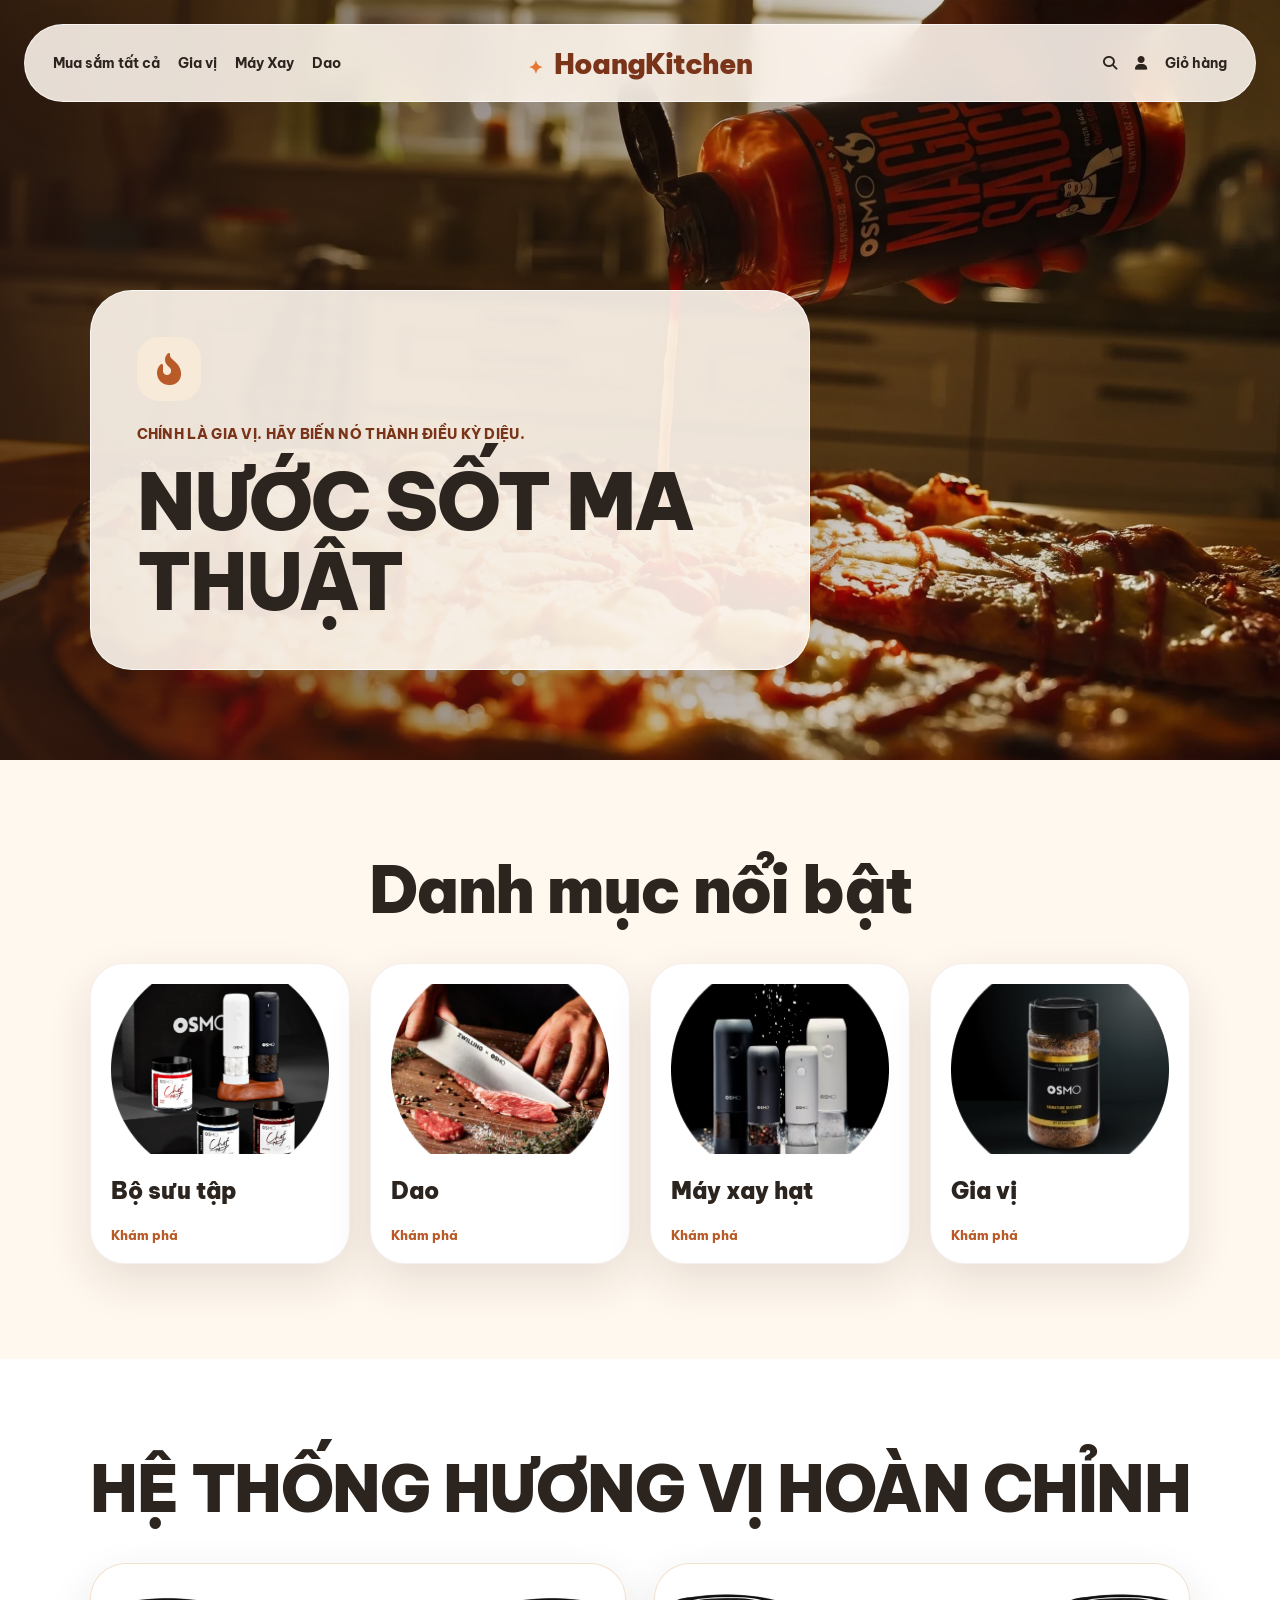
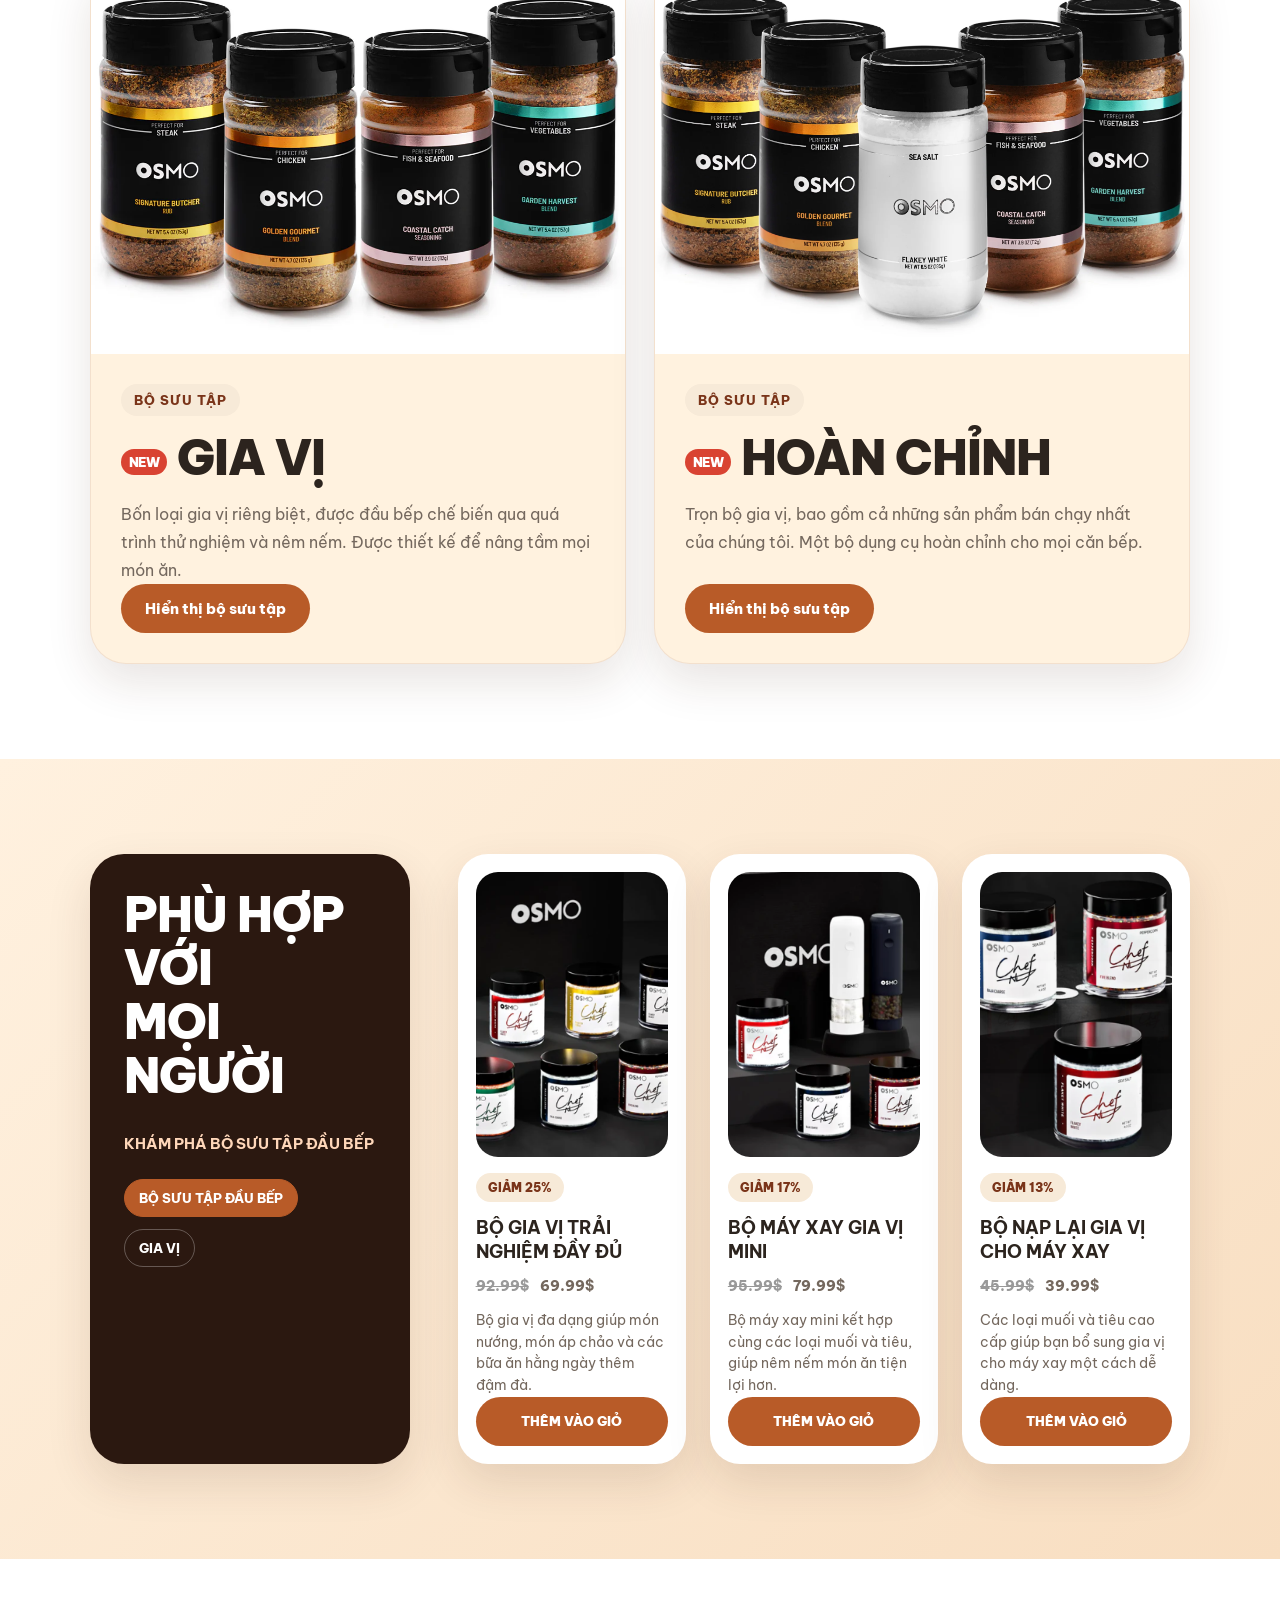
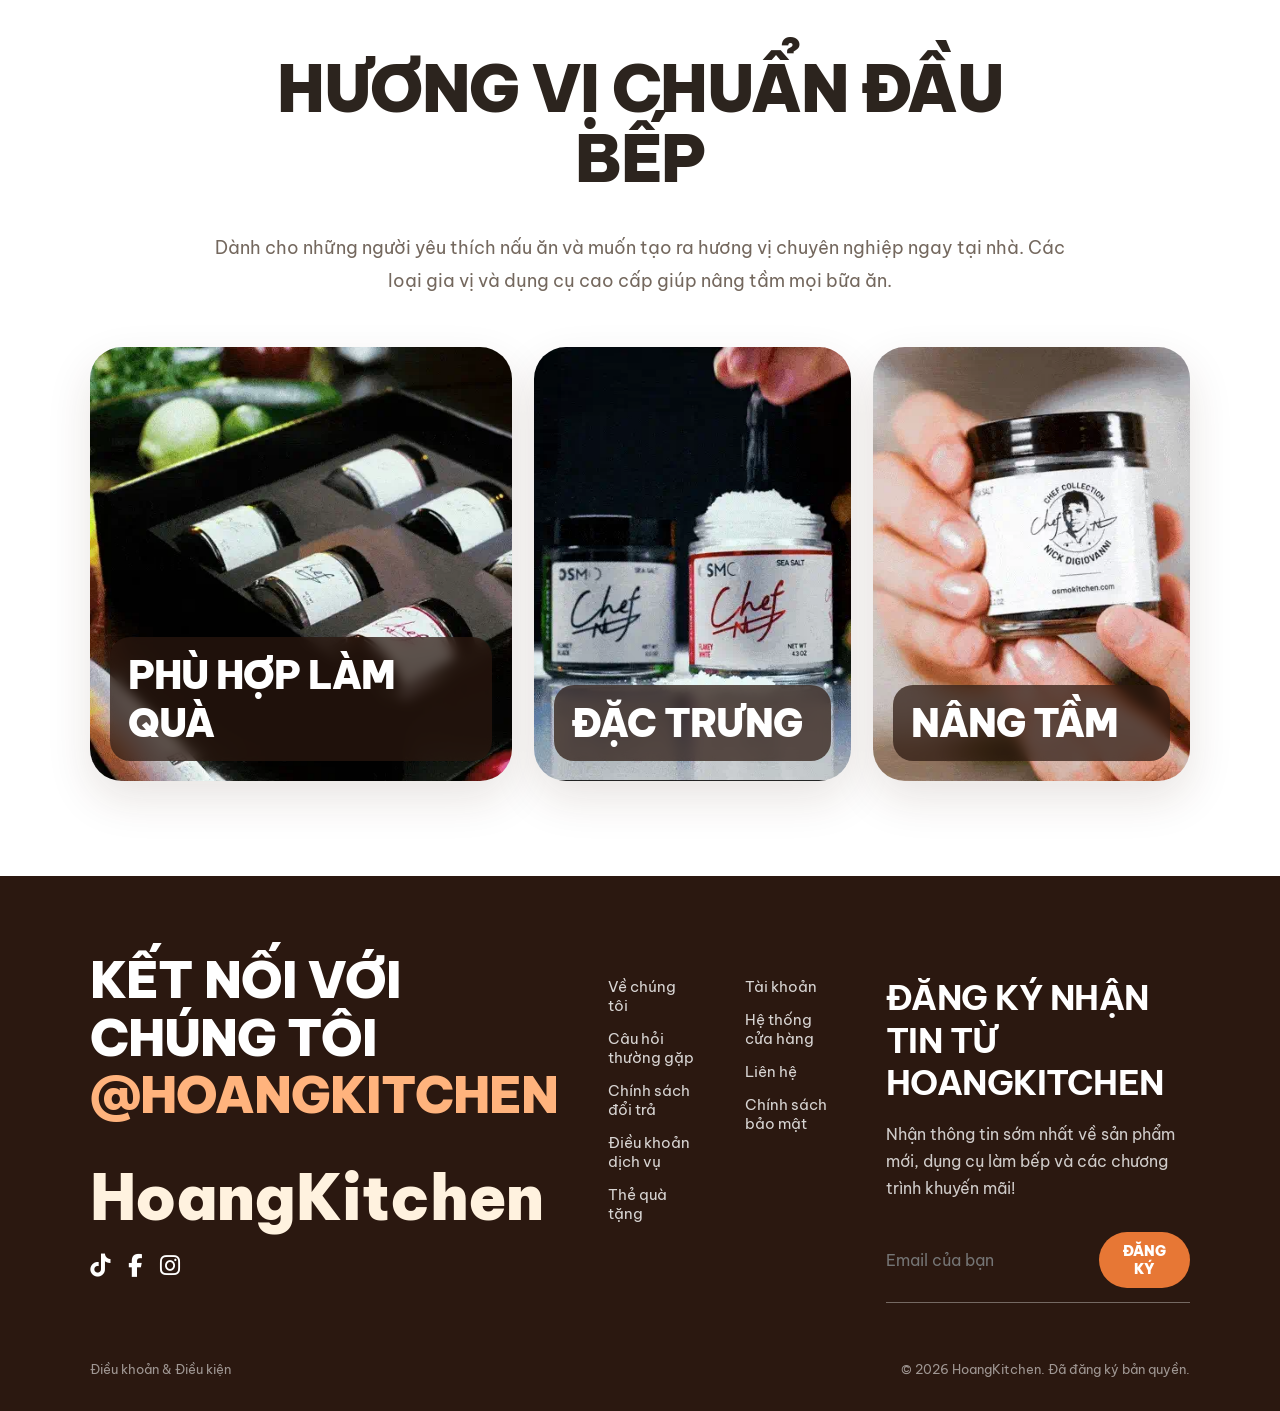
<file: index.html>
<!DOCTYPE html>
<html lang="vi">
<head>
  <meta charset="UTF-8">
  <meta name="viewport" content="width=device-width, initial-scale=1.0">
  <title>KitchenMart - Dụng cụ làm bếp và gia vị</title>

  <link rel="stylesheet" href="css/style.css">

  <!-- Icon Font Awesome -->
  <link rel="stylesheet" href="https://cdnjs.cloudflare.com/ajax/libs/font-awesome/6.5.1/css/all.min.css">
  <link href="https://fonts.googleapis.com/css2?family=Be+Vietnam+Pro:wght@400;500;600;700;800;900&display=swap" rel="stylesheet">
</head>
<body>

  <!-- HEADER -->
  <header class="header">

    <nav class="nav-left">
      <a href="ShopAll.html">Mua sắm tất cả</a>
      <a href="GiaVi.html">Gia vị</a>
      <a href="MayXay.html">Máy Xay</a>
      <a href="Dao.html">Dao</a>
    </nav>

    <a href="index.html" class="logo">
      HoangKitchen
    </a>

    <div class="nav-right">
      <a href="#"><i class="fa-solid fa-magnifying-glass"></i></a>
      <a href="#"><i class="fa-solid fa-user"></i></a>
      <a href="cart.html">Giỏ hàng <span class="cart-count">0</span></a>
    </div>

  </header>

  <!-- HERO BANNER -->
  <section class="hero">

    <div class="overlay"></div>

    <div class="hero-content">
      <div class="fire-icon">
        <i class="fa-solid fa-fire-flame-curved"></i>
      </div>

      <p class="hero-subtitle">CHÍNH LÀ GIA VỊ. HÃY BIẾN NÓ THÀNH ĐIỀU KỲ DIỆU.</p>

      <h1>NƯỚC SỐT MA THUẬT</h1>

    </div>

  </section>

  <!-- CATEGORIES -->
<section class="categories">
  <h2>Danh mục nổi bật</h2>

  <div class="category-list">

    <a href="ShopAll.html" class="category-card">
      <img src="images/collection.webp" alt="">
      <span>Bộ sưu tập</span>
    </a>

    <a href="Dao.html" class="category-card">
      <img src="images/dao.webp" alt="">
      <span>Dao</span>
    </a>

    <a href="MayXay.html" class="category-card">
      <img src="images/may-xay-hat.avif" alt="">
      <span>Máy xay hạt</span>
    </a>

    <a href="GiaVi.html" class="category-card">
      <img src="images/gia-vi.avif" alt="">
      <span>Gia vị</span>
    </a>

  </div>
</section>

<!-- FLAVOR SYSTEM -->
<section class="flavor-system">
  <h2>HỆ THỐNG HƯƠNG VỊ HOÀN CHỈNH</h2>

  <div class="flavor-list">

    <div class="flavor-card">
      <img src="images/seasoning.webp" alt="Seasoning Collection">

      <div class="flavor-content">
        <p>BỘ SƯU TẬP</p>
        <h3><span>NEW</span> GIA VỊ</h3>
        <p class="desc">
          Bốn loại gia vị riêng biệt, được đầu bếp chế biến qua quá trình thử nghiệm và nêm nếm.
      Được thiết kế để nâng tầm mọi món ăn.
        </p>
        <a href="ssCon.html">Hiển thị bộ sưu tập</a>
      </div>
    </div>

    <div class="flavor-card">
      <img src="images/complete.webp" alt="Complete Collection">

      <div class="flavor-content">
        <p>BỘ SƯU TẬP</p>
        <h3><span>NEW</span> HOÀN CHỈNH</h3>
        <p class="desc">
         Trọn bộ gia vị, bao gồm cả những sản phẩm bán chạy nhất của chúng tôi.
      Một bộ dụng cụ hoàn chỉnh cho mọi căn bếp.
        </p>
        <a href="ssCom.html">Hiển thị bộ sưu tập</a>
      </div>
    </div>

  </div>
</section>

<!-- PRODUCTS SHOWCASE -->
<section class="product-showcase">

  <div class="showcase-left">
    <h2>PHÙ HỢP VỚI<br>MỌI NGƯỜI</h2>
    <h4>KHÁM PHÁ BỘ SƯU TẬP ĐẦU BẾP</h4>

    <div class="showcase-tabs">
      <span>BỘ SƯU TẬP ĐẦU BẾP</span>
      <span>GIA VỊ</span>
    </div>
  </div>

 <div class="showcase-products">

  <div class="showcase-card">
    <img src="images/collection1.png" alt="">
    <div class="discount">GIẢM 25%</div>
    <h3>BỘ GIA VỊ TRẢI NGHIỆM ĐẦY ĐỦ</h3>
    <p class="price"><del>92.99$</del> 69.99$</p>
    <p>Bộ gia vị đa dạng giúp món nướng, món áp chảo và các bữa ăn hằng ngày thêm đậm đà.</p>
    <button>THÊM VÀO GIỎ</button>
  </div>

  <div class="showcase-card">
    <img src="images/collection2.png" alt="">
    <div class="discount">GIẢM 17%</div>
    <h3>BỘ MÁY XAY GIA VỊ MINI</h3>
    <p class="price"><del>95.99$</del> 79.99$</p>
    <p>Bộ máy xay mini kết hợp cùng các loại muối và tiêu, giúp nêm nếm món ăn tiện lợi hơn.</p>
    <button>THÊM VÀO GIỎ</button>
  </div>

  <div class="showcase-card">
    <img src="images/collection3.png" alt="">
    <div class="discount">GIẢM 13%</div>
    <h3>BỘ NẠP LẠI GIA VỊ CHO MÁY XAY</h3>
    <p class="price"><del>45.99$</del> 39.99$</p>
    <p>Các loại muối và tiêu cao cấp giúp bạn bổ sung gia vị cho máy xay một cách dễ dàng.</p>
    <button>THÊM VÀO GIỎ</button>
  </div>

</div>

</section>


<!-- CHEF LEVEL -->
<section class="chef-level">

  <div class="chef-header">
    <h2>HƯƠNG VỊ CHUẨN ĐẦU BẾP</h2>

    <p>
      Dành cho những người yêu thích nấu ăn và muốn tạo ra hương vị chuyên nghiệp ngay tại nhà.
      Các loại gia vị và dụng cụ cao cấp giúp nâng tầm mọi bữa ăn.
    </p>
  </div>

  <div class="chef-gallery">

    <div class="chef-item">
      <img src="images/gift.png" alt="">
      <h3>PHÙ HỢP LÀM QUÀ</h3>
    </div>

    <div class="chef-item">
      <img src="images/signature.png" alt="">
      <h3>ĐẶC TRƯNG</h3>
    </div>

    <div class="chef-item">
      <img src="images/elevated.png" alt="">
      <h3>NÂNG TẦM</h3>
    </div>

  </div>

</section>

<!-- FOOTER -->
<footer class="footer">

  <div class="footer-top">

    <div class="footer-left">
      <h2>
        KẾT NỐI VỚI CHÚNG TÔI <br>
        <span>@HOANGKITCHEN</span>
      </h2>

      <div class="footer-logo">
        HoangKitchen
      </div>

      <div class="footer-social">
        <i class="fa-brands fa-tiktok"></i>
        <i class="fa-brands fa-facebook-f"></i>
        <i class="fa-brands fa-instagram"></i>
      </div>
    </div>

    <div class="footer-links">

      <div class="footer-column">
        <a href="#">Về chúng tôi</a>
        <a href="#">Câu hỏi thường gặp</a>
        <a href="#">Chính sách đổi trả</a>
        <a href="#">Điều khoản dịch vụ</a>
        <a href="#">Thẻ quà tặng</a>
      </div>

      <div class="footer-column">
        <a href="#">Tài khoản</a>
        <a href="#">Hệ thống cửa hàng</a>
        <a href="#">Liên hệ</a>
        <a href="#">Chính sách bảo mật</a>
      </div>

    </div>

    <div class="footer-newsletter">

      <h3>ĐĂNG KÝ NHẬN TIN TỪ HOANGKITCHEN</h3>

      <p>
        Nhận thông tin sớm nhất về sản phẩm mới,
        dụng cụ làm bếp và các chương trình khuyến mãi!
      </p>

      <div class="newsletter-box">
        <input type="email" placeholder="Email của bạn">
        <button>ĐĂNG KÝ</button>
      </div>

    </div>

  </div>

  <div class="footer-bottom">
    <p>Điều khoản & Điều kiện</p>
    <p>© 2026 HoangKitchen. Đã đăng ký bản quyền.</p>
  </div>

</footer>

  <script src="js/cart.js"></script>
</body>
</html>
</file>
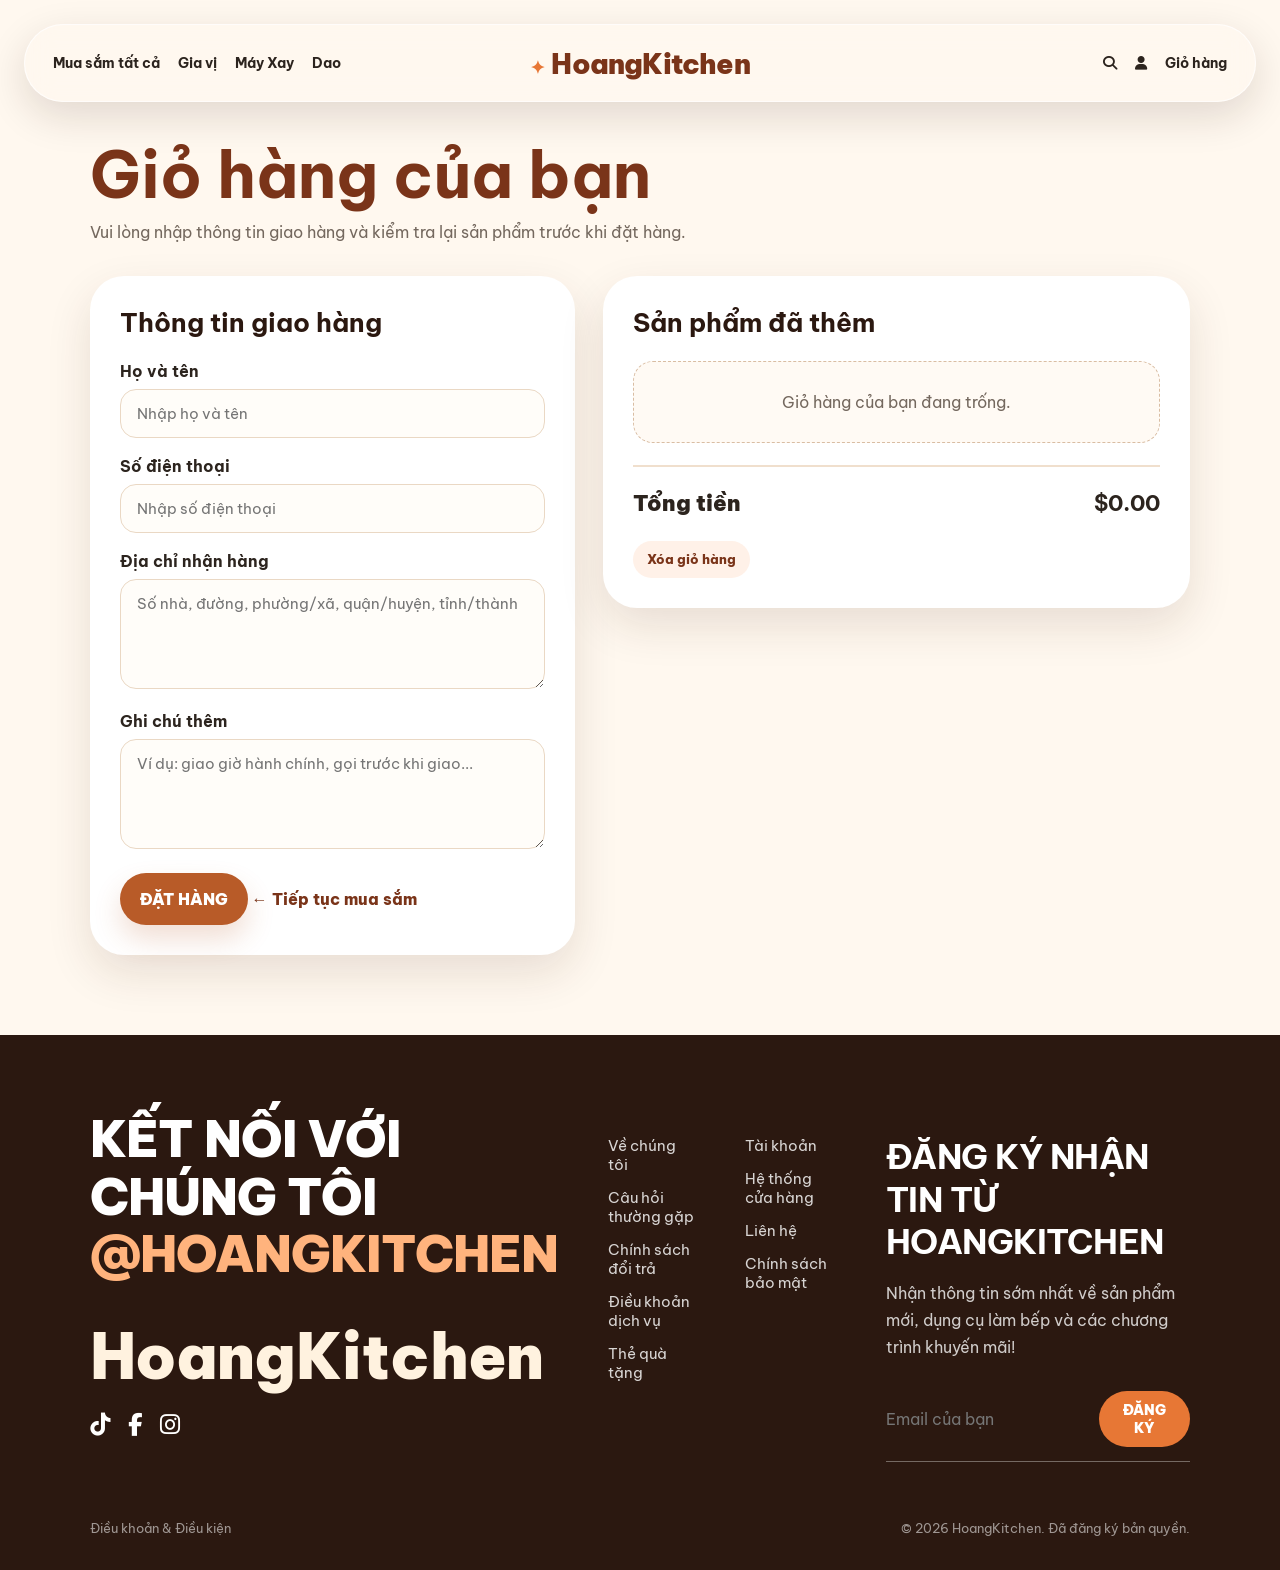
<file: cart.html>
<!DOCTYPE html>
<html lang="vi">
<head>
  <meta charset="UTF-8">
  <meta name="viewport" content="width=device-width, initial-scale=1.0">
  <title>Giỏ hàng - HoangKitchen</title>
  <link rel="stylesheet" href="css/style.css">
  <link rel="stylesheet" href="css/products.css">
  <link rel="stylesheet" href="https://cdnjs.cloudflare.com/ajax/libs/font-awesome/6.5.1/css/all.min.css">
  <link href="https://fonts.googleapis.com/css2?family=Be+Vietnam+Pro:wght@400;500;600;700;800;900&display=swap" rel="stylesheet">
</head>
<body>

<header class="header product-header">
  <nav class="nav-left">
    <a href="ShopAll.html">Mua sắm tất cả</a>
    <a href="GiaVi.html">Gia vị</a>
    <a href="MayXay.html">Máy Xay</a>
    <a href="Dao.html">Dao</a>
  </nav>

  <a href="index.html" class="logo">HoangKitchen</a>

  <div class="nav-right">
    <a href="#"><i class="fa-solid fa-magnifying-glass"></i></a>
    <a href="#"><i class="fa-solid fa-user"></i></a>
    <a href="cart.html">Giỏ hàng <span class="cart-count">0</span></a>
  </div>
</header>

<main class="cart-page">
  <div class="cart-title">
    <h1>Giỏ hàng của bạn</h1>
    <p>Vui lòng nhập thông tin giao hàng và kiểm tra lại sản phẩm trước khi đặt hàng.</p>
  </div>

  <div class="cart-layout">
    <form class="customer-form" id="orderForm">
      <h2>Thông tin giao hàng</h2>

      <div class="form-group">
        <label for="fullName">Họ và tên</label>
        <input type="text" id="fullName" placeholder="Nhập họ và tên" required>
      </div>

      <div class="form-group">
        <label for="phone">Số điện thoại</label>
        <input type="tel" id="phone" placeholder="Nhập số điện thoại" required>
      </div>

      <div class="form-group">
        <label for="address">Địa chỉ nhận hàng</label>
        <textarea id="address" placeholder="Số nhà, đường, phường/xã, quận/huyện, tỉnh/thành" required></textarea>
      </div>

      <div class="form-group">
        <label for="note">Ghi chú thêm</label>
        <textarea id="note" placeholder="Ví dụ: giao giờ hành chính, gọi trước khi giao..."></textarea>
      </div>

      <button type="submit" class="order-btn">ĐẶT HÀNG</button>
      <a class="continue-shopping" href="ShopAll.html">← Tiếp tục mua sắm</a>
    </form>

    <section class="cart-summary">
      <h2>Sản phẩm đã thêm</h2>
      <div id="emptyCart" class="empty-cart">Giỏ hàng của bạn đang trống.</div>
      <div id="cartList"></div>

      <div class="cart-total-box">
        <span>Tổng tiền</span>
        <strong id="cartTotal">$0.00</strong>
      </div>

      <div class="cart-actions">
        <button type="button" id="clearCartBtn">Xóa giỏ hàng</button>
      </div>
    </section>
  </div>
</main>

<!-- FOOTER -->
<footer class="footer">

  <div class="footer-top">

    <div class="footer-left">
      <h2>
        KẾT NỐI VỚI CHÚNG TÔI <br>
        <span>@HOANGKITCHEN</span>
      </h2>

      <div class="footer-logo">
        HoangKitchen
      </div>

      <div class="footer-social">
        <i class="fa-brands fa-tiktok"></i>
        <i class="fa-brands fa-facebook-f"></i>
        <i class="fa-brands fa-instagram"></i>
      </div>
    </div>

    <div class="footer-links">

      <div class="footer-column">
        <a href="#">Về chúng tôi</a>
        <a href="#">Câu hỏi thường gặp</a>
        <a href="#">Chính sách đổi trả</a>
        <a href="#">Điều khoản dịch vụ</a>
        <a href="#">Thẻ quà tặng</a>
      </div>

      <div class="footer-column">
        <a href="#">Tài khoản</a>
        <a href="#">Hệ thống cửa hàng</a>
        <a href="#">Liên hệ</a>
        <a href="#">Chính sách bảo mật</a>
      </div>

    </div>

    <div class="footer-newsletter">

      <h3>ĐĂNG KÝ NHẬN TIN TỪ HOANGKITCHEN</h3>

      <p>
        Nhận thông tin sớm nhất về sản phẩm mới,
        dụng cụ làm bếp và các chương trình khuyến mãi!
      </p>

      <div class="newsletter-box">
        <input type="email" placeholder="Email của bạn">
        <button>ĐĂNG KÝ</button>
      </div>

    </div>

  </div>

  <div class="footer-bottom">
    <p>Điều khoản & Điều kiện</p>
    <p>© 2026 HoangKitchen. Đã đăng ký bản quyền.</p>
  </div>

</footer>

  

<script src="js/cart.js"></script>
</body>
</html>
</file>
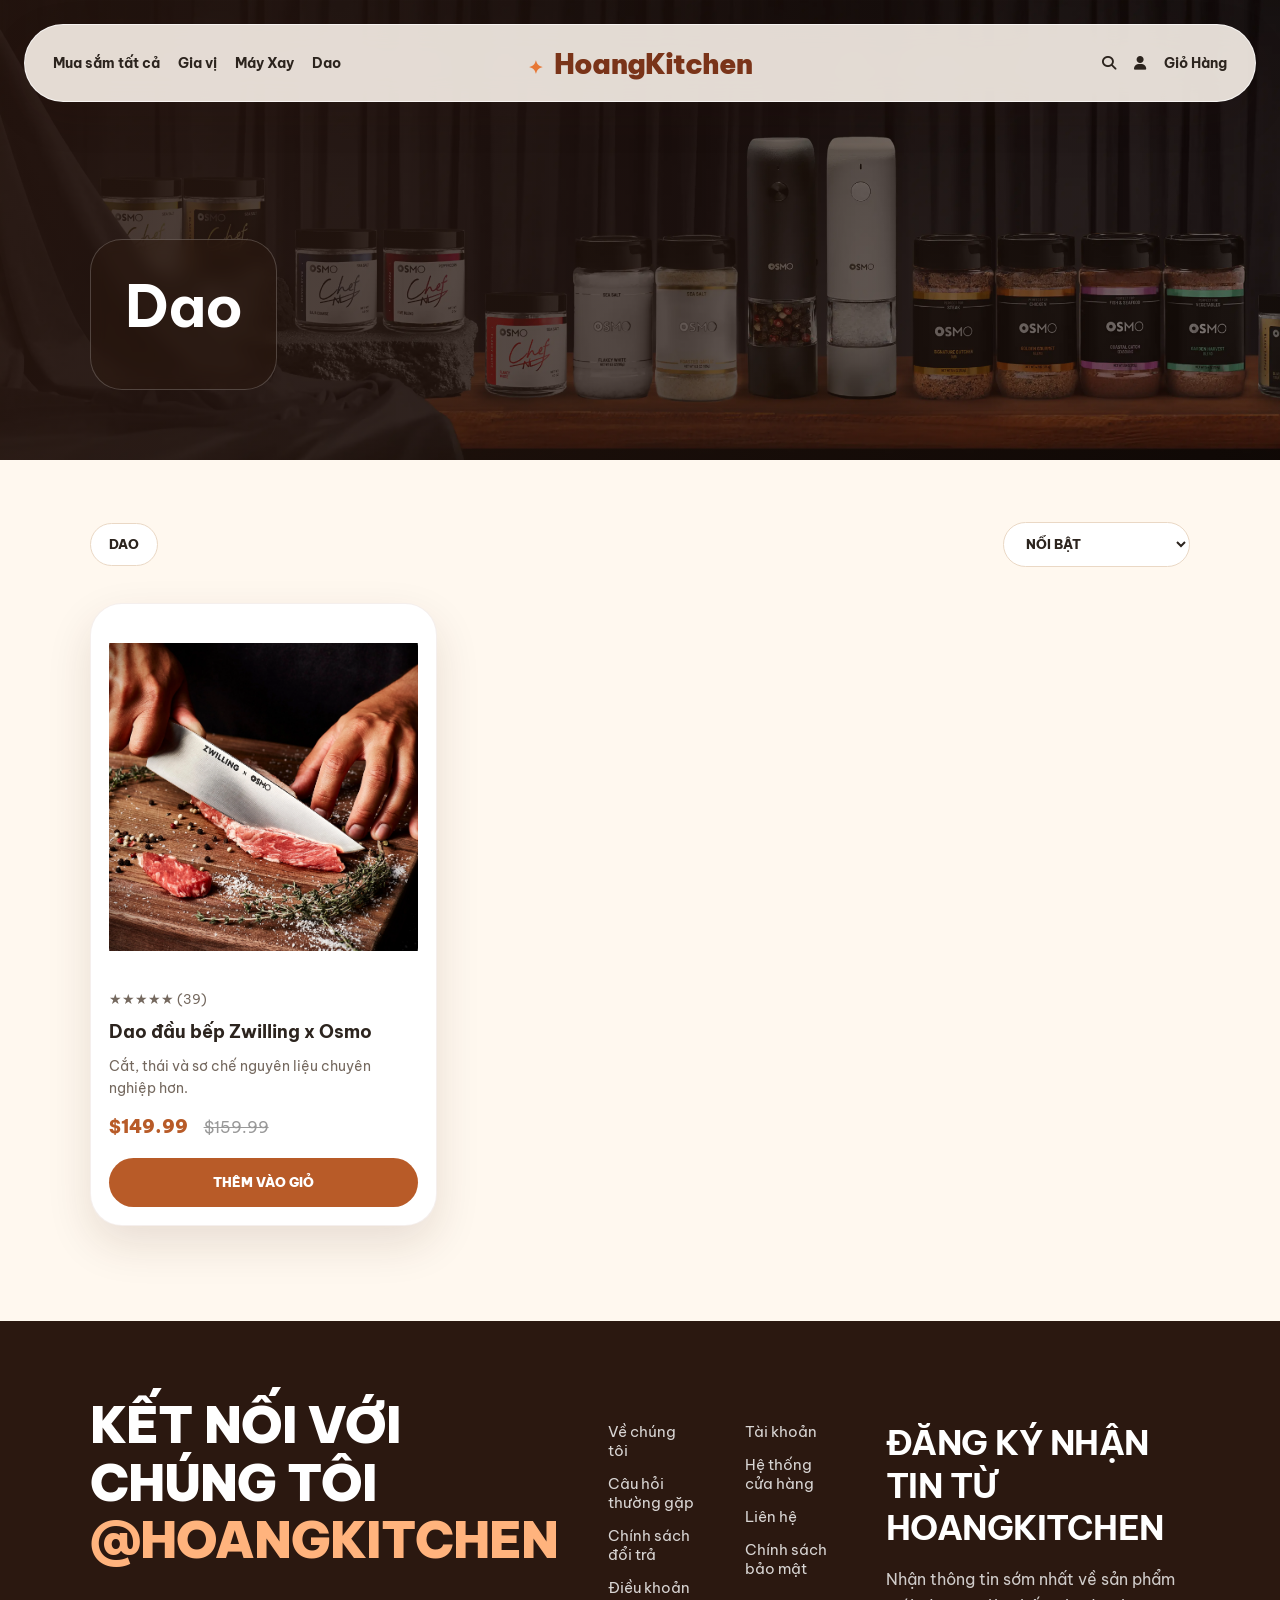
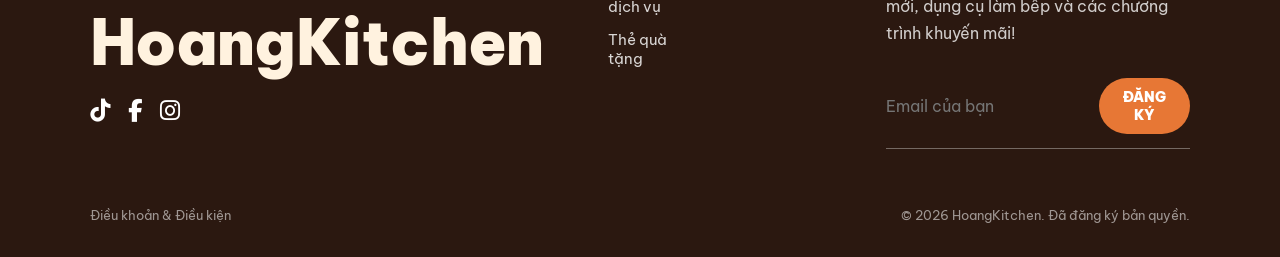
<file: Dao.html>
<!DOCTYPE html>
<html lang="vi">
<head>
  <meta charset="UTF-8">
  <meta name="viewport" content="width=device-width, initial-scale=1.0">
  <title>Dao - HoangKitchen</title>
  <link rel="stylesheet" href="css/products.css">
  <link rel="stylesheet" href="css/style.css">
  <link rel="stylesheet" href="https://cdnjs.cloudflare.com/ajax/libs/font-awesome/6.5.1/css/all.min.css">
  <link href="https://fonts.googleapis.com/css2?family=Be+Vietnam+Pro:wght@400;500;600;700;800;900&display=swap" rel="stylesheet">
</head>
<body>

<header class="header product-header">
  <nav class="nav-left">
    <a href="ShopAll.html">Mua sắm tất cả</a>
    <a href="GiaVi.html">Gia vị</a>
    <a href="MayXay.html">Máy Xay</a>
    <a href="Dao.html">Dao</a>
  </nav>

<a href="index.html" class="logo">
  HoangKitchen
</a>

  <div class="nav-right">
    <a href="#"><i class="fa-solid fa-magnifying-glass"></i></a>
    <a href="#"><i class="fa-solid fa-user"></i></a>
    <a href="cart.html">Giỏ Hàng</a>
  </div>
</header>

<section class="shop-hero">
  <div>
    <h1>
        Dao</h1>
  </div>
</section>

<section class="shop-page">

  <div class="shop-filter">
  <div>
    <button>DAO</button>
  </div>

  <select>
    <option>NỔI BẬT</option>
    <option>GIÁ THẤP ĐẾN CAO</option>
    <option>GIÁ CAO ĐẾN THẤP</option>
  </select>
</div>

<div class="shop-grid">

  <div class="shop-card">
    <img src="images/knife.webp" class="contain-img" alt="">
    <p class="stars">★★★★★ <small>(39)</small></p>
    <h3>Dao đầu bếp Zwilling x Osmo</h3>
    <p>Cắt, thái và sơ chế nguyên liệu chuyên nghiệp hơn.</p>
    <div class="shop-price">
      <span>$149.99</span>
      <del>$159.99</del>
    </div>
    <button>THÊM VÀO GIỎ</button>
  </div>

</div>

</section>

<!-- FOOTER -->
<footer class="footer">

  <div class="footer-top">

    <div class="footer-left">
      <h2>
        KẾT NỐI VỚI CHÚNG TÔI <br>
        <span>@HOANGKITCHEN</span>
      </h2>

      <div class="footer-logo">
        HoangKitchen
      </div>

      <div class="footer-social">
        <i class="fa-brands fa-tiktok"></i>
        <i class="fa-brands fa-facebook-f"></i>
        <i class="fa-brands fa-instagram"></i>
      </div>
    </div>

    <div class="footer-links">

      <div class="footer-column">
        <a href="#">Về chúng tôi</a>
        <a href="#">Câu hỏi thường gặp</a>
        <a href="#">Chính sách đổi trả</a>
        <a href="#">Điều khoản dịch vụ</a>
        <a href="#">Thẻ quà tặng</a>
      </div>

      <div class="footer-column">
        <a href="#">Tài khoản</a>
        <a href="#">Hệ thống cửa hàng</a>
        <a href="#">Liên hệ</a>
        <a href="#">Chính sách bảo mật</a>
      </div>

    </div>

    <div class="footer-newsletter">

      <h3>ĐĂNG KÝ NHẬN TIN TỪ HOANGKITCHEN</h3>

      <p>
        Nhận thông tin sớm nhất về sản phẩm mới,
        dụng cụ làm bếp và các chương trình khuyến mãi!
      </p>

      <div class="newsletter-box">
        <input type="email" placeholder="Email của bạn">
        <button>ĐĂNG KÝ</button>
      </div>

    </div>

  </div>

  <div class="footer-bottom">
    <p>Điều khoản & Điều kiện</p>
    <p>© 2026 HoangKitchen. Đã đăng ký bản quyền.</p>
  </div>

</footer>
</body>
</html>
</file>
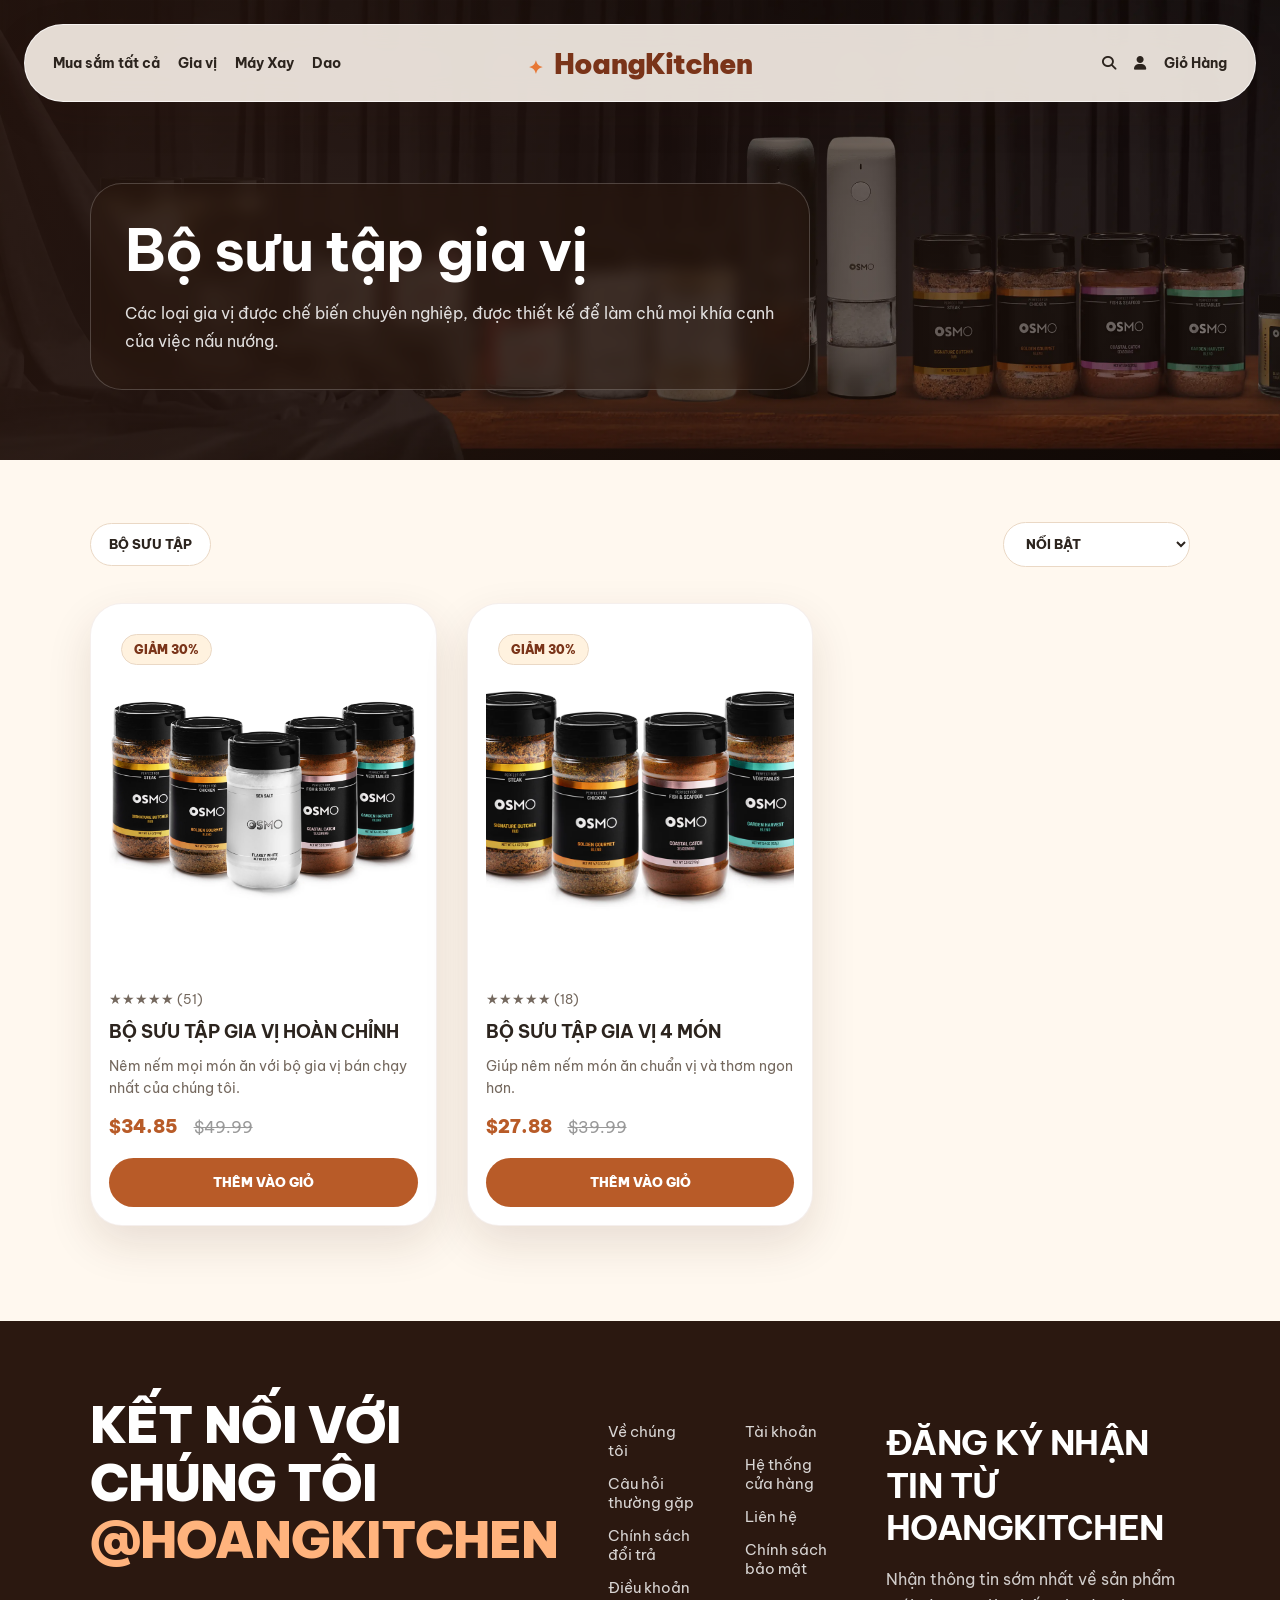
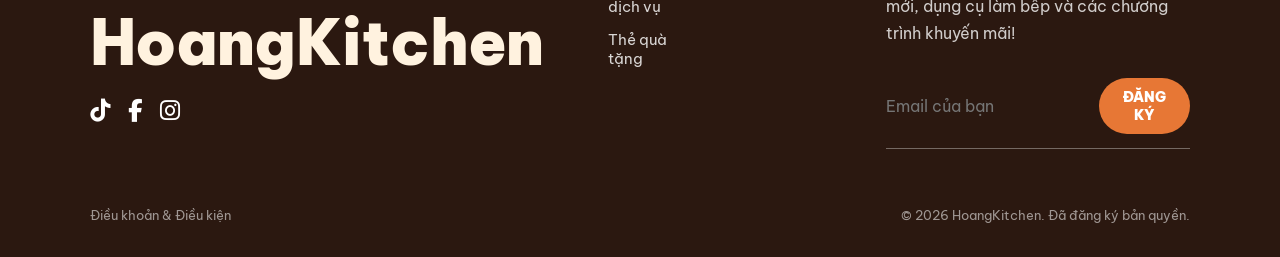
<file: GiaVi.html>
<!DOCTYPE html>
<html lang="vi">
<head>
  <meta charset="UTF-8">
  <meta name="viewport" content="width=device-width, initial-scale=1.0">
  <title>Gia Vi - HoangKitchen</title>
  <link rel="stylesheet" href="css/products.css">
  <link rel="stylesheet" href="css/style.css">
  <link rel="stylesheet" href="https://cdnjs.cloudflare.com/ajax/libs/font-awesome/6.5.1/css/all.min.css">
  <link href="https://fonts.googleapis.com/css2?family=Be+Vietnam+Pro:wght@400;500;600;700;800;900&display=swap" rel="stylesheet">
</head>
<body>

<header class="header product-header">
  <nav class="nav-left">
    <a href="ShopAll.html">Mua sắm tất cả</a>
    <a href="GiaVi.html">Gia vị</a>
    <a href="MayXay.html">Máy Xay</a>
    <a href="Dao.html">Dao</a>
  </nav>

<a href="index.html" class="logo">
  HoangKitchen
</a>

  <div class="nav-right">
    <a href="#"><i class="fa-solid fa-magnifying-glass"></i></a>
    <a href="#"><i class="fa-solid fa-user"></i></a>
    <a href="cart.html">Giỏ Hàng <span class="cart-count">0</span></a>
  </div>
</header>

<section class="shop-hero">
  <div>
    <h1>
        Bộ sưu tập gia vị</h1>
    <p>
        Các loại gia vị được chế biến chuyên nghiệp, được thiết kế để làm chủ mọi khía cạnh của việc nấu nướng.
    </p>
  </div>
</section>

<section class="shop-page">

  <div class="shop-filter">
    <div>
      <button>BỘ SƯU TẬP</button>
    </div>

    <select>
      <option>NỔI BẬT</option>
      <option>GIÁ THẤP ĐẾN CAO</option>
      <option>GIÁ CAO ĐẾN THẤP</option>
    </select>
  </div>

  <div class="shop-grid">

    <div class="shop-card">
      <img src="images/complete.webp" class="contain-img" alt="">
      <span class="sale-tag">GIẢM 30%</span>
      <p class="stars">★★★★★ <small>(51)</small></p>
      <h3>BỘ SƯU TẬP GIA VỊ HOÀN CHỈNH</h3>
      <p>Nêm nếm mọi món ăn với bộ gia vị bán chạy nhất của chúng tôi.</p>
      <div class="shop-price">
        <span>$34.85</span>
        <del>$49.99</del>
      </div>
      <button>THÊM VÀO GIỎ</button>
    </div>

    <div class="shop-card">
      <img src="images/seasoning.webp" alt="">
      <span class="sale-tag">GIẢM 30%</span>
      <p class="stars">★★★★★ <small>(18)</small></p>
      <h3>BỘ SƯU TẬP GIA VỊ 4 MÓN</h3>
      <p>Giúp nêm nếm món ăn chuẩn vị và thơm ngon hơn.</p>
      <div class="shop-price">
        <span>$27.88</span>
        <del>$39.99</del>
      </div>
      <button>THÊM VÀO GIỎ</button>
    </div>

  </div>

</section>

<!-- FOOTER -->
<footer class="footer">

  <div class="footer-top">

    <div class="footer-left">
      <h2>
        KẾT NỐI VỚI CHÚNG TÔI <br>
        <span>@HOANGKITCHEN</span>
      </h2>

      <div class="footer-logo">
        HoangKitchen
      </div>

      <div class="footer-social">
        <i class="fa-brands fa-tiktok"></i>
        <i class="fa-brands fa-facebook-f"></i>
        <i class="fa-brands fa-instagram"></i>
      </div>
    </div>

    <div class="footer-links">

      <div class="footer-column">
        <a href="#">Về chúng tôi</a>
        <a href="#">Câu hỏi thường gặp</a>
        <a href="#">Chính sách đổi trả</a>
        <a href="#">Điều khoản dịch vụ</a>
        <a href="#">Thẻ quà tặng</a>
      </div>

      <div class="footer-column">
        <a href="#">Tài khoản</a>
        <a href="#">Hệ thống cửa hàng</a>
        <a href="#">Liên hệ</a>
        <a href="#">Chính sách bảo mật</a>
      </div>

    </div>

    <div class="footer-newsletter">

      <h3>ĐĂNG KÝ NHẬN TIN TỪ HOANGKITCHEN</h3>

      <p>
        Nhận thông tin sớm nhất về sản phẩm mới,
        dụng cụ làm bếp và các chương trình khuyến mãi!
      </p>

      <div class="newsletter-box">
        <input type="email" placeholder="Email của bạn">
        <button>ĐĂNG KÝ</button>
      </div>

    </div>

  </div>

  <div class="footer-bottom">
    <p>Điều khoản & Điều kiện</p>
    <p>© 2026 HoangKitchen. Đã đăng ký bản quyền.</p>
  </div>

</footer>
  <script src="js/cart.js"></script>
</body>
</html>
</file>
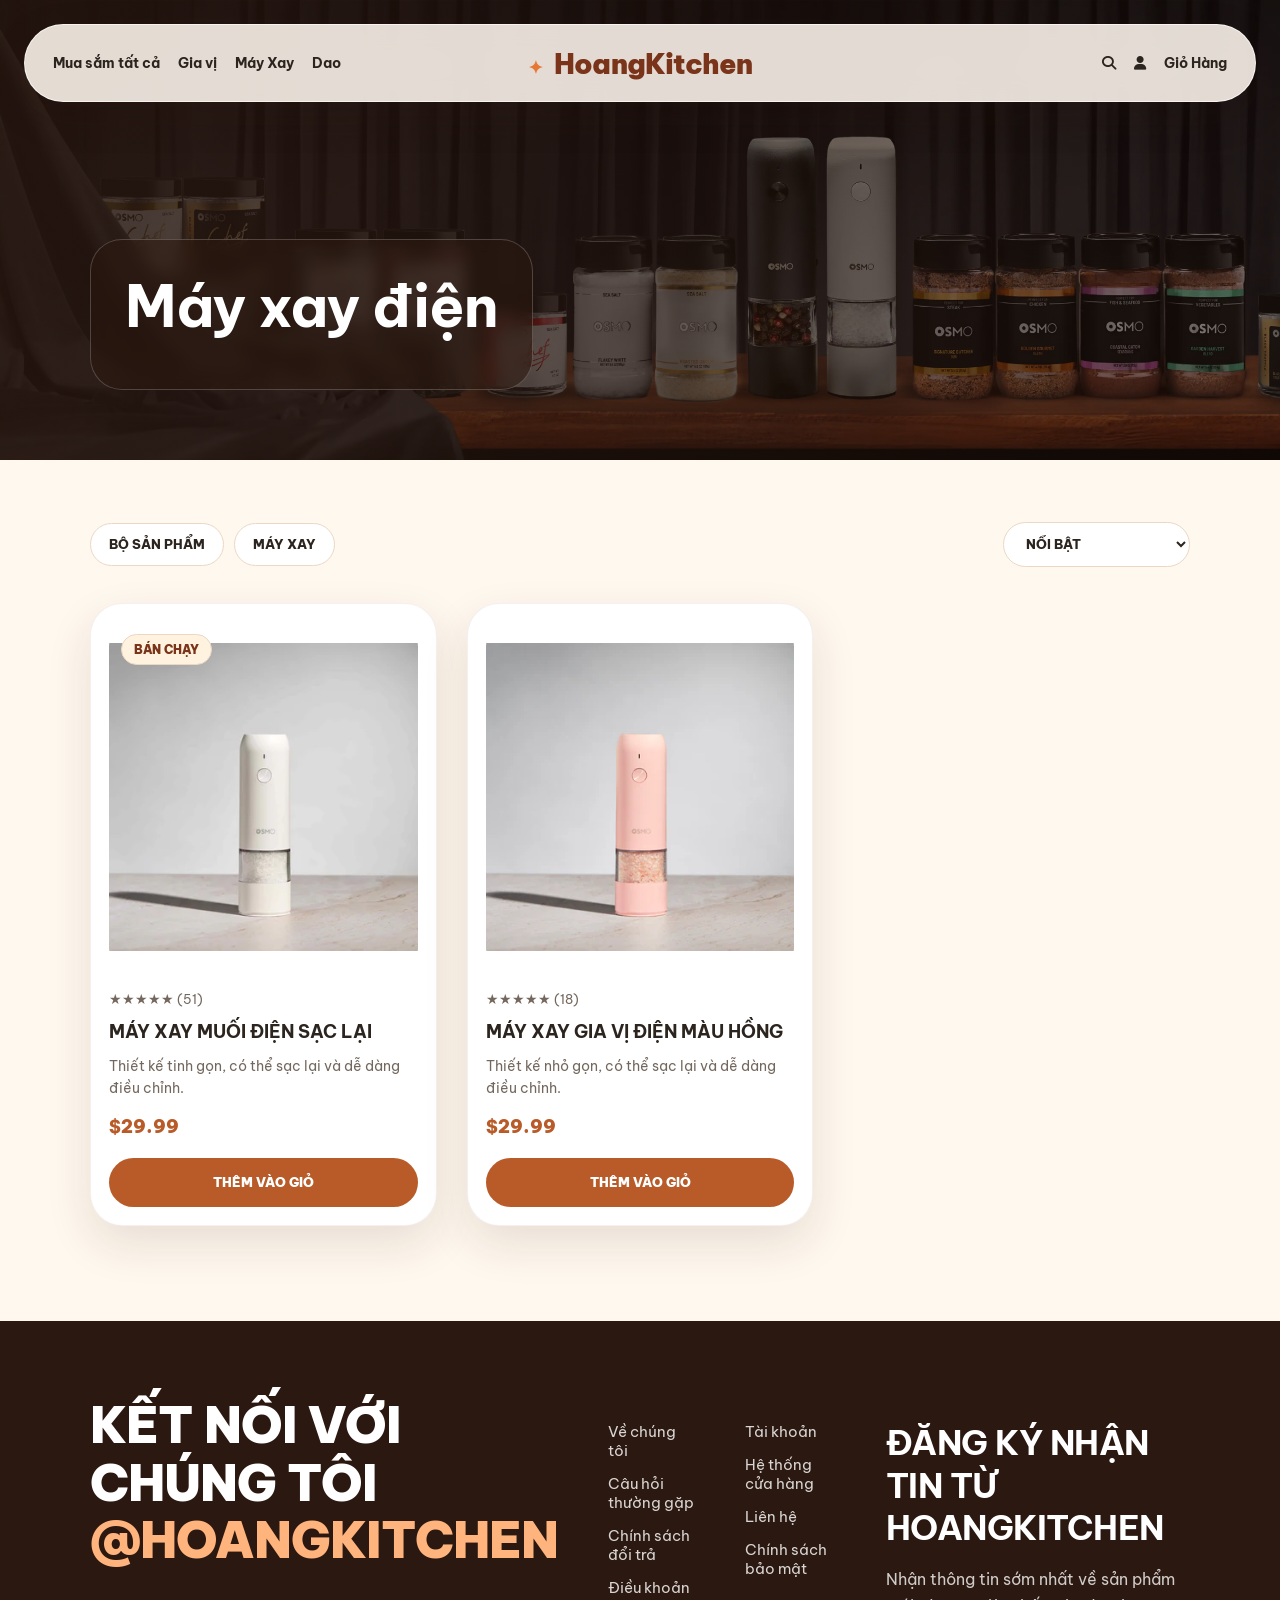
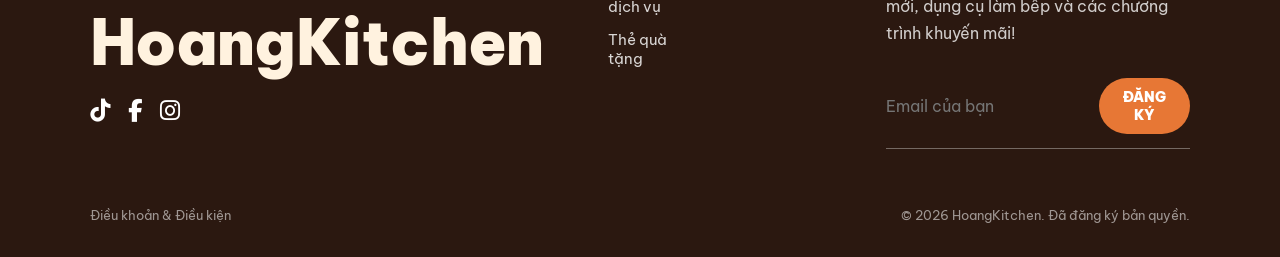
<file: MayXay.html>
<!DOCTYPE html>
<html lang="vi">
<head>
  <meta charset="UTF-8">
  <meta name="viewport" content="width=device-width, initial-scale=1.0">
  <title>May Xay - HoangKitchen</title>
  <link rel="stylesheet" href="css/products.css">
  <link rel="stylesheet" href="css/style.css">
  <link rel="stylesheet" href="https://cdnjs.cloudflare.com/ajax/libs/font-awesome/6.5.1/css/all.min.css">
  <link href="https://fonts.googleapis.com/css2?family=Be+Vietnam+Pro:wght@400;500;600;700;800;900&display=swap" rel="stylesheet">
</head>
<body>

<header class="header product-header">
  <nav class="nav-left">
    <a href="ShopAll.html">Mua sắm tất cả</a>
    <a href="GiaVi.html">Gia vị</a>
    <a href="MayXay.html">Máy Xay</a>
    <a href="Dao.html">Dao</a>
  </nav>

<a href="index.html" class="logo">
  HoangKitchen
</a>

  <div class="nav-right">
    <a href="#"><i class="fa-solid fa-magnifying-glass"></i></a>
    <a href="#"><i class="fa-solid fa-user"></i></a>
    <a href="cart.html">Giỏ Hàng <span class="cart-count">0</span></a>
  </div>
</header>

<section class="shop-hero">
  <div>
    <h1>
        Máy xay điện</h1>
  </div>
</section>

<section class="shop-page">

  <div class="shop-filter">
    <div>
      <button>BỘ SẢN PHẨM</button>
      <button>MÁY XAY</button>
    </div>

    <select>
      <option>NỔI BẬT</option>
      <option>GIÁ THẤP ĐẾN CAO</option>
      <option>GIÁ CAO ĐẾN THẤP</option>
    </select>
  </div>

  <div class="shop-grid">

    <div class="shop-card">
      <img src="images/BunWhite.webp" class="contain-img" alt="">
      <span class="sale-tag">BÁN CHẠY</span>
      <p class="stars">★★★★★ <small>(51)</small></p>
      <h3>MÁY XAY MUỐI ĐIỆN SẠC LẠI</h3>
      <p>Thiết kế tinh gọn, có thể sạc lại và dễ dàng điều chỉnh.</p>
      <div class="shop-price">
        <span>$29.99</span>
      </div>
      <button>THÊM VÀO GIỎ</button>
    </div>

    <div class="shop-card">
      <img src="images/BunPink.webp" class="contain-img" alt="">
      <p class="stars">★★★★★ <small>(18)</small></p>
      <h3>MÁY XAY GIA VỊ ĐIỆN MÀU HỒNG</h3>
      <p>Thiết kế nhỏ gọn, có thể sạc lại và dễ dàng điều chỉnh.</p>
      <div class="shop-price">
        <span>$29.99</span>
      </div>
      <button>THÊM VÀO GIỎ</button>
    </div>

  </div>

</section>

<!-- FOOTER -->
<footer class="footer">

  <div class="footer-top">

    <div class="footer-left">
      <h2>
        KẾT NỐI VỚI CHÚNG TÔI <br>
        <span>@HOANGKITCHEN</span>
      </h2>

      <div class="footer-logo">
        HoangKitchen
      </div>

      <div class="footer-social">
        <i class="fa-brands fa-tiktok"></i>
        <i class="fa-brands fa-facebook-f"></i>
        <i class="fa-brands fa-instagram"></i>
      </div>
    </div>

    <div class="footer-links">

      <div class="footer-column">
        <a href="#">Về chúng tôi</a>
        <a href="#">Câu hỏi thường gặp</a>
        <a href="#">Chính sách đổi trả</a>
        <a href="#">Điều khoản dịch vụ</a>
        <a href="#">Thẻ quà tặng</a>
      </div>

      <div class="footer-column">
        <a href="#">Tài khoản</a>
        <a href="#">Hệ thống cửa hàng</a>
        <a href="#">Liên hệ</a>
        <a href="#">Chính sách bảo mật</a>
      </div>

    </div>

    <div class="footer-newsletter">

      <h3>ĐĂNG KÝ NHẬN TIN TỪ HOANGKITCHEN</h3>

      <p>
        Nhận thông tin sớm nhất về sản phẩm mới,
        dụng cụ làm bếp và các chương trình khuyến mãi!
      </p>

      <div class="newsletter-box">
        <input type="email" placeholder="Email của bạn">
        <button>ĐĂNG KÝ</button>
      </div>

    </div>

  </div>

  <div class="footer-bottom">
    <p>Điều khoản & Điều kiện</p>
    <p>© 2026 HoangKitchen. Đã đăng ký bản quyền.</p>
  </div>

</footer>
  <script src="js/cart.js"></script>
</body>
</html>
</file>
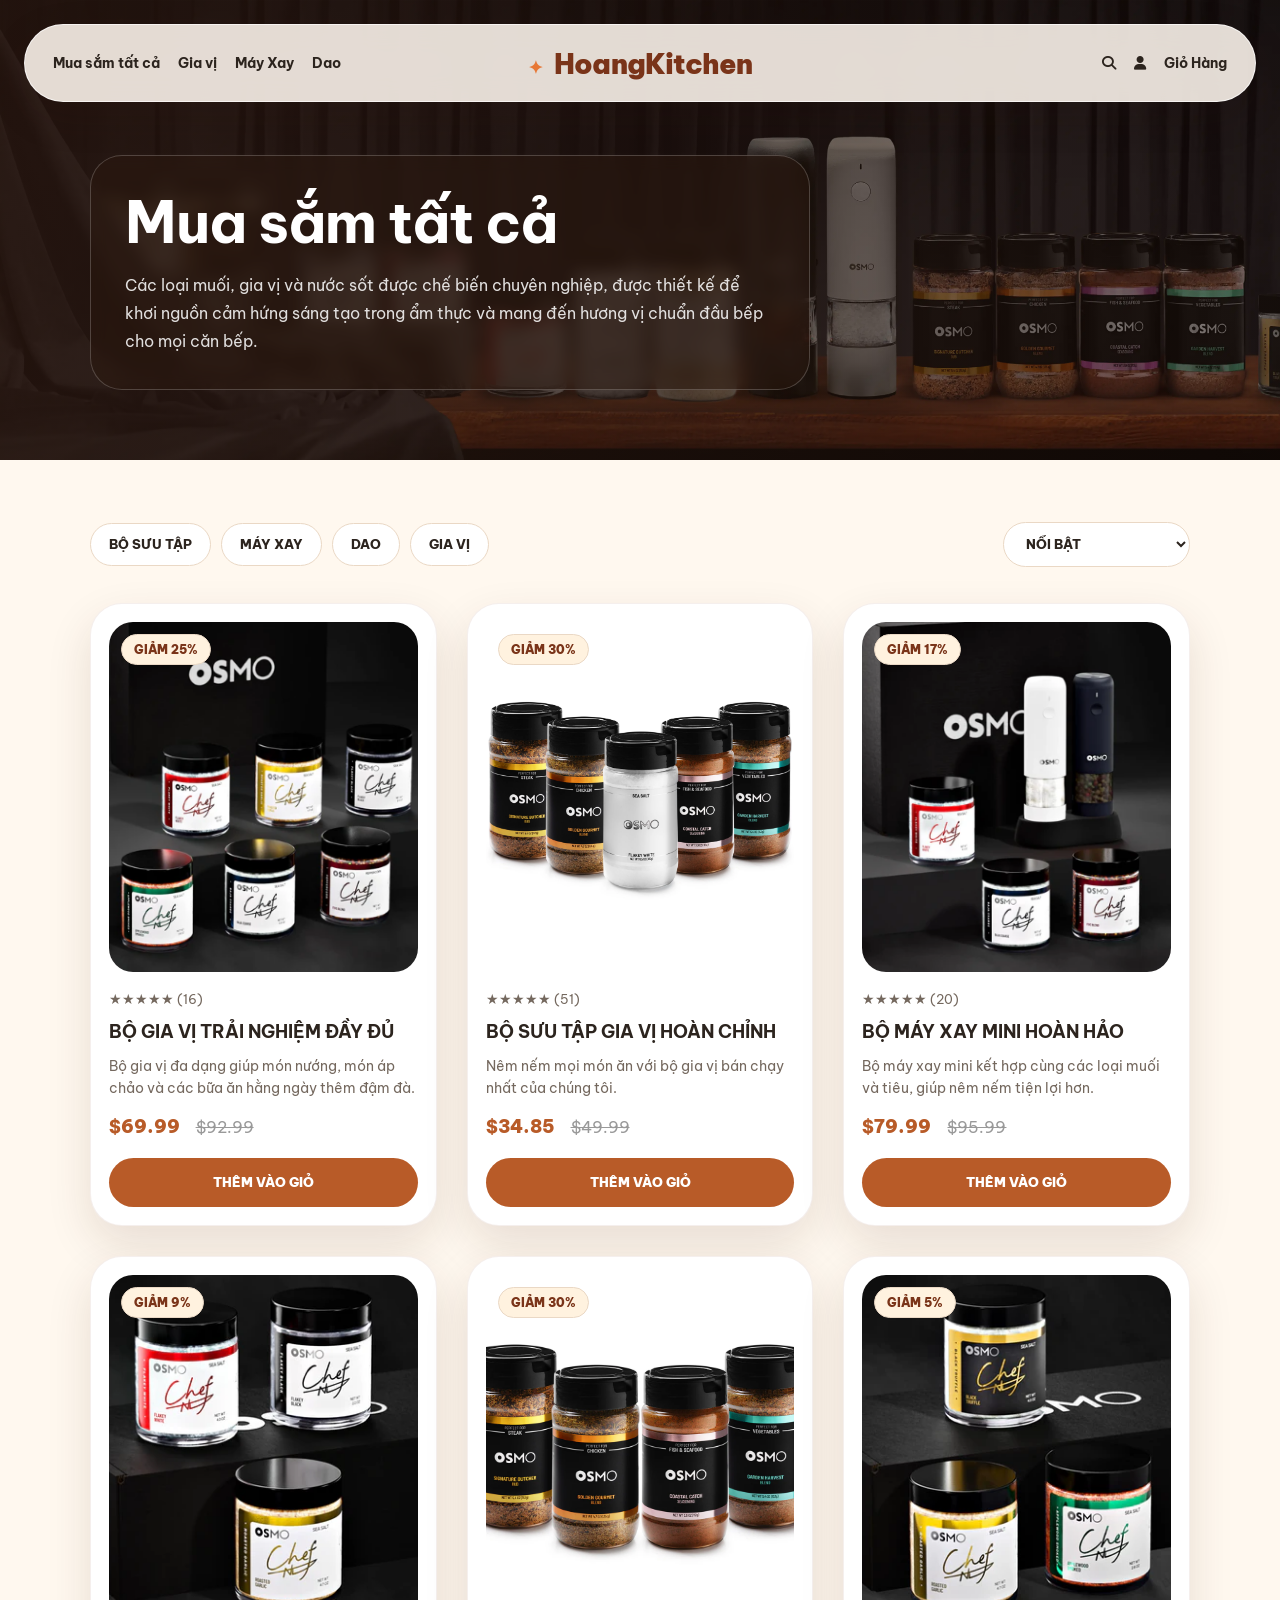
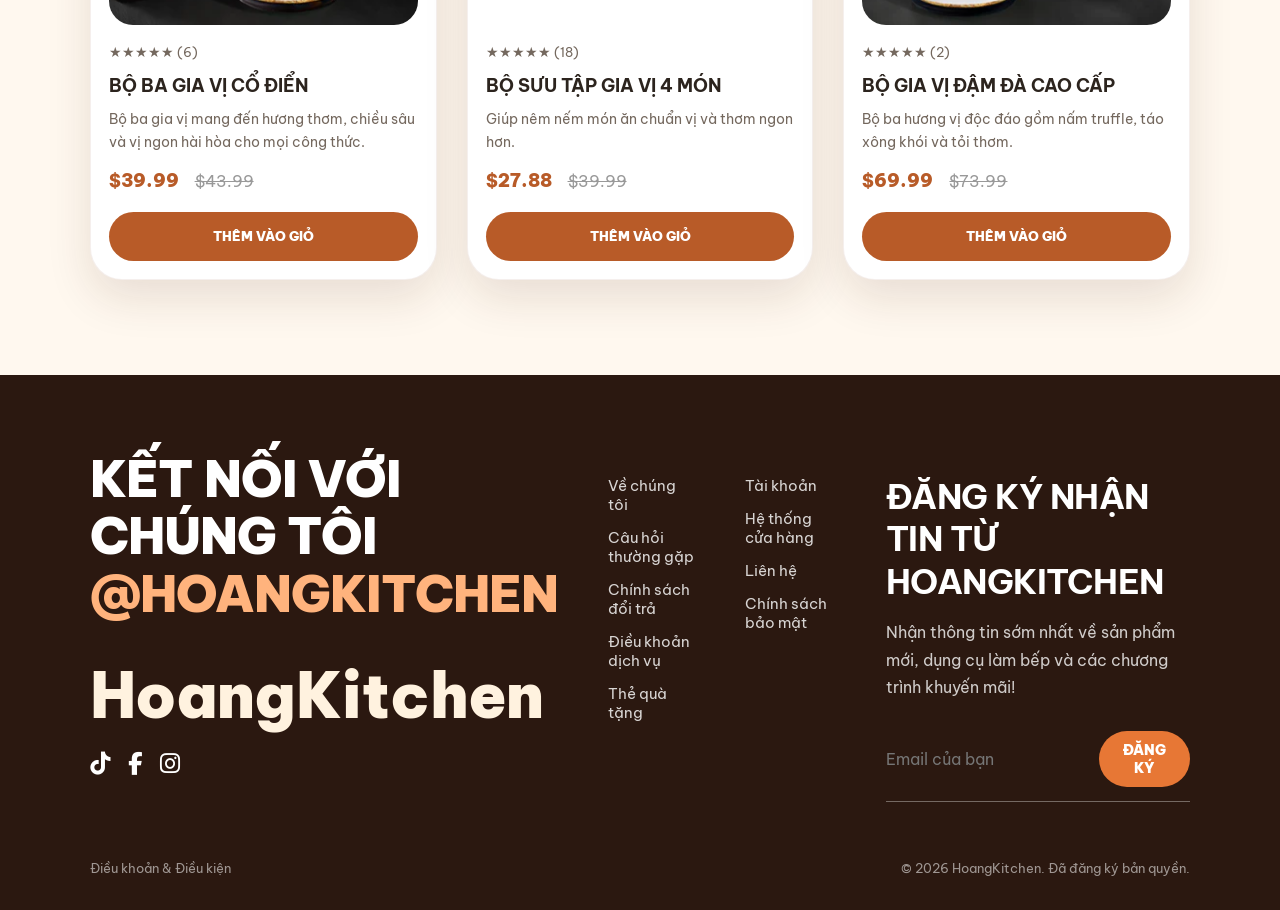
<file: ShopAll.html>
<!DOCTYPE html>
<html lang="vi">
<head>
  <meta charset="UTF-8">
  <meta name="viewport" content="width=device-width, initial-scale=1.0">
  <title>Shop All - HoangKitchen</title>
  <link rel="stylesheet" href="css/products.css">
  <link rel="stylesheet" href="css/style.css">
  <link rel="stylesheet" href="https://cdnjs.cloudflare.com/ajax/libs/font-awesome/6.5.1/css/all.min.css">
  <link href="https://fonts.googleapis.com/css2?family=Be+Vietnam+Pro:wght@400;500;600;700;800;900&display=swap" rel="stylesheet">
</head>
<body>

<header class="header product-header">
  <nav class="nav-left">
    <a href="ShopAll.html">Mua sắm tất cả</a>
    <a href="GiaVi.html">Gia vị</a>
    <a href="MayXay.html">Máy Xay</a>
    <a href="Dao.html">Dao</a>
  </nav>

<a href="index.html" class="logo">
  HoangKitchen
</a>

  <div class="nav-right">
    <a href="#"><i class="fa-solid fa-magnifying-glass"></i></a>
    <a href="#"><i class="fa-solid fa-user"></i></a>
    <a href="cart.html">Giỏ Hàng <span class="cart-count">0</span></a>
  </div>
</header>

<section class="shop-hero">
  <div>
    <h1>Mua sắm tất cả</h1>
    <p>
      Các loại muối, gia vị và nước sốt được chế biến chuyên nghiệp, được thiết kế để khơi nguồn cảm hứng sáng tạo trong ẩm thực và mang đến hương vị chuẩn đầu bếp cho mọi căn bếp.
    </p>
  </div>
</section>

<section class="shop-page">

  <div class="shop-filter">
    <div>
      <button>BỘ SƯU TẬP</button>
      <button>MÁY XAY</button>
      <button>DAO</button>
      <button>GIA VỊ</button>
    </div>

    <select>
      <option>NỔI BẬT</option>
      <option>GIÁ THẤP ĐẾN CAO</option>
      <option>GIÁ CAO ĐẾN THẤP</option>
    </select>
  </div>

  <div class="shop-grid">

    <div class="shop-card">
      <img src="images/collection1.png" alt="">
      <span class="sale-tag">GIẢM 25%</span>
      <p class="stars">★★★★★ <small>(16)</small></p>
      <h3>BỘ GIA VỊ TRẢI NGHIỆM ĐẦY ĐỦ</h3>
      <p>Bộ gia vị đa dạng giúp món nướng, món áp chảo và các bữa ăn hằng ngày thêm đậm đà.</p>
      <div class="shop-price">
        <span>$69.99</span>
        <del>$92.99</del>
      </div>
      <button>THÊM VÀO GIỎ</button>
    </div>

    <div class="shop-card">
      <img src="images/complete.webp" class="contain-img" alt="">
      <span class="sale-tag">GIẢM 30%</span>
      <p class="stars">★★★★★ <small>(51)</small></p>
      <h3>BỘ SƯU TẬP GIA VỊ HOÀN CHỈNH</h3>
      <p>Nêm nếm mọi món ăn với bộ gia vị bán chạy nhất của chúng tôi.</p>
      <div class="shop-price">
        <span>$34.85</span>
        <del>$49.99</del>
      </div>
      <button>THÊM VÀO GIỎ</button>
    </div>

    <div class="shop-card">
      <img src="images/collection2.png" alt="">
      <span class="sale-tag">GIẢM 17%</span>
      <p class="stars">★★★★★ <small>(20)</small></p>
      <h3>BỘ MÁY XAY MINI HOÀN HẢO</h3>
      <p>Bộ máy xay mini kết hợp cùng các loại muối và tiêu, giúp nêm nếm tiện lợi hơn.</p>
      <div class="shop-price">
        <span>$79.99</span>
        <del>$95.99</del>
      </div>
      <button>THÊM VÀO GIỎ</button>
    </div>

    <div class="shop-card">
      <img src="images/CTB.webp" alt="">
      <span class="sale-tag">GIẢM 9%</span>
      <p class="stars">★★★★★ <small>(6)</small></p>
      <h3>BỘ BA GIA VỊ CỔ ĐIỂN</h3>
      <p>Bộ ba gia vị mang đến hương thơm, chiều sâu và vị ngon hài hòa cho mọi công thức.</p>
      <div class="shop-price">
        <span>$39.99</span>
        <del>$43.99</del>
      </div>
      <button>THÊM VÀO GIỎ</button>
    </div>

    <div class="shop-card">
      <img src="images/seasoning.webp" alt="">
      <span class="sale-tag">GIẢM 30%</span>
      <p class="stars">★★★★★ <small>(18)</small></p>
      <h3>BỘ SƯU TẬP GIA VỊ 4 MÓN</h3>
      <p>Giúp nêm nếm món ăn chuẩn vị và thơm ngon hơn.</p>
      <div class="shop-price">
        <span>$27.88</span>
        <del>$39.99</del>
      </div>
      <button>THÊM VÀO GIỎ</button>
    </div>

    <div class="shop-card">
      <img src="images/BABB.webp" alt="">
      <span class="sale-tag">GIẢM 5%</span>
      <p class="stars">★★★★★ <small>(2)</small></p>
      <h3>BỘ GIA VỊ ĐẬM ĐÀ CAO CẤP</h3>
      <p>Bộ ba hương vị độc đáo gồm nấm truffle, táo xông khói và tỏi thơm.</p>
      <div class="shop-price">
        <span>$69.99</span>
        <del>$73.99</del>
      </div>
      <button>THÊM VÀO GIỎ</button>
    </div>

  </div>

</section>

<!-- FOOTER -->
<footer class="footer">

  <div class="footer-top">

    <div class="footer-left">
      <h2>
        KẾT NỐI VỚI CHÚNG TÔI <br>
        <span>@HOANGKITCHEN</span>
      </h2>

      <div class="footer-logo">
        HoangKitchen
      </div>

      <div class="footer-social">
        <i class="fa-brands fa-tiktok"></i>
        <i class="fa-brands fa-facebook-f"></i>
        <i class="fa-brands fa-instagram"></i>
      </div>
    </div>

    <div class="footer-links">

      <div class="footer-column">
        <a href="#">Về chúng tôi</a>
        <a href="#">Câu hỏi thường gặp</a>
        <a href="#">Chính sách đổi trả</a>
        <a href="#">Điều khoản dịch vụ</a>
        <a href="#">Thẻ quà tặng</a>
      </div>

      <div class="footer-column">
        <a href="#">Tài khoản</a>
        <a href="#">Hệ thống cửa hàng</a>
        <a href="#">Liên hệ</a>
        <a href="#">Chính sách bảo mật</a>
      </div>

    </div>

    <div class="footer-newsletter">

      <h3>ĐĂNG KÝ NHẬN TIN TỪ HOANGKITCHEN</h3>

      <p>
        Nhận thông tin sớm nhất về sản phẩm mới,
        dụng cụ làm bếp và các chương trình khuyến mãi!
      </p>

      <div class="newsletter-box">
        <input type="email" placeholder="Email của bạn">
        <button>ĐĂNG KÝ</button>
      </div>

    </div>

  </div>

  <div class="footer-bottom">
    <p>Điều khoản & Điều kiện</p>
    <p>© 2026 HoangKitchen. Đã đăng ký bản quyền.</p>
  </div>

</footer>
  <script src="js/cart.js"></script>
</body>
</html>
</file>
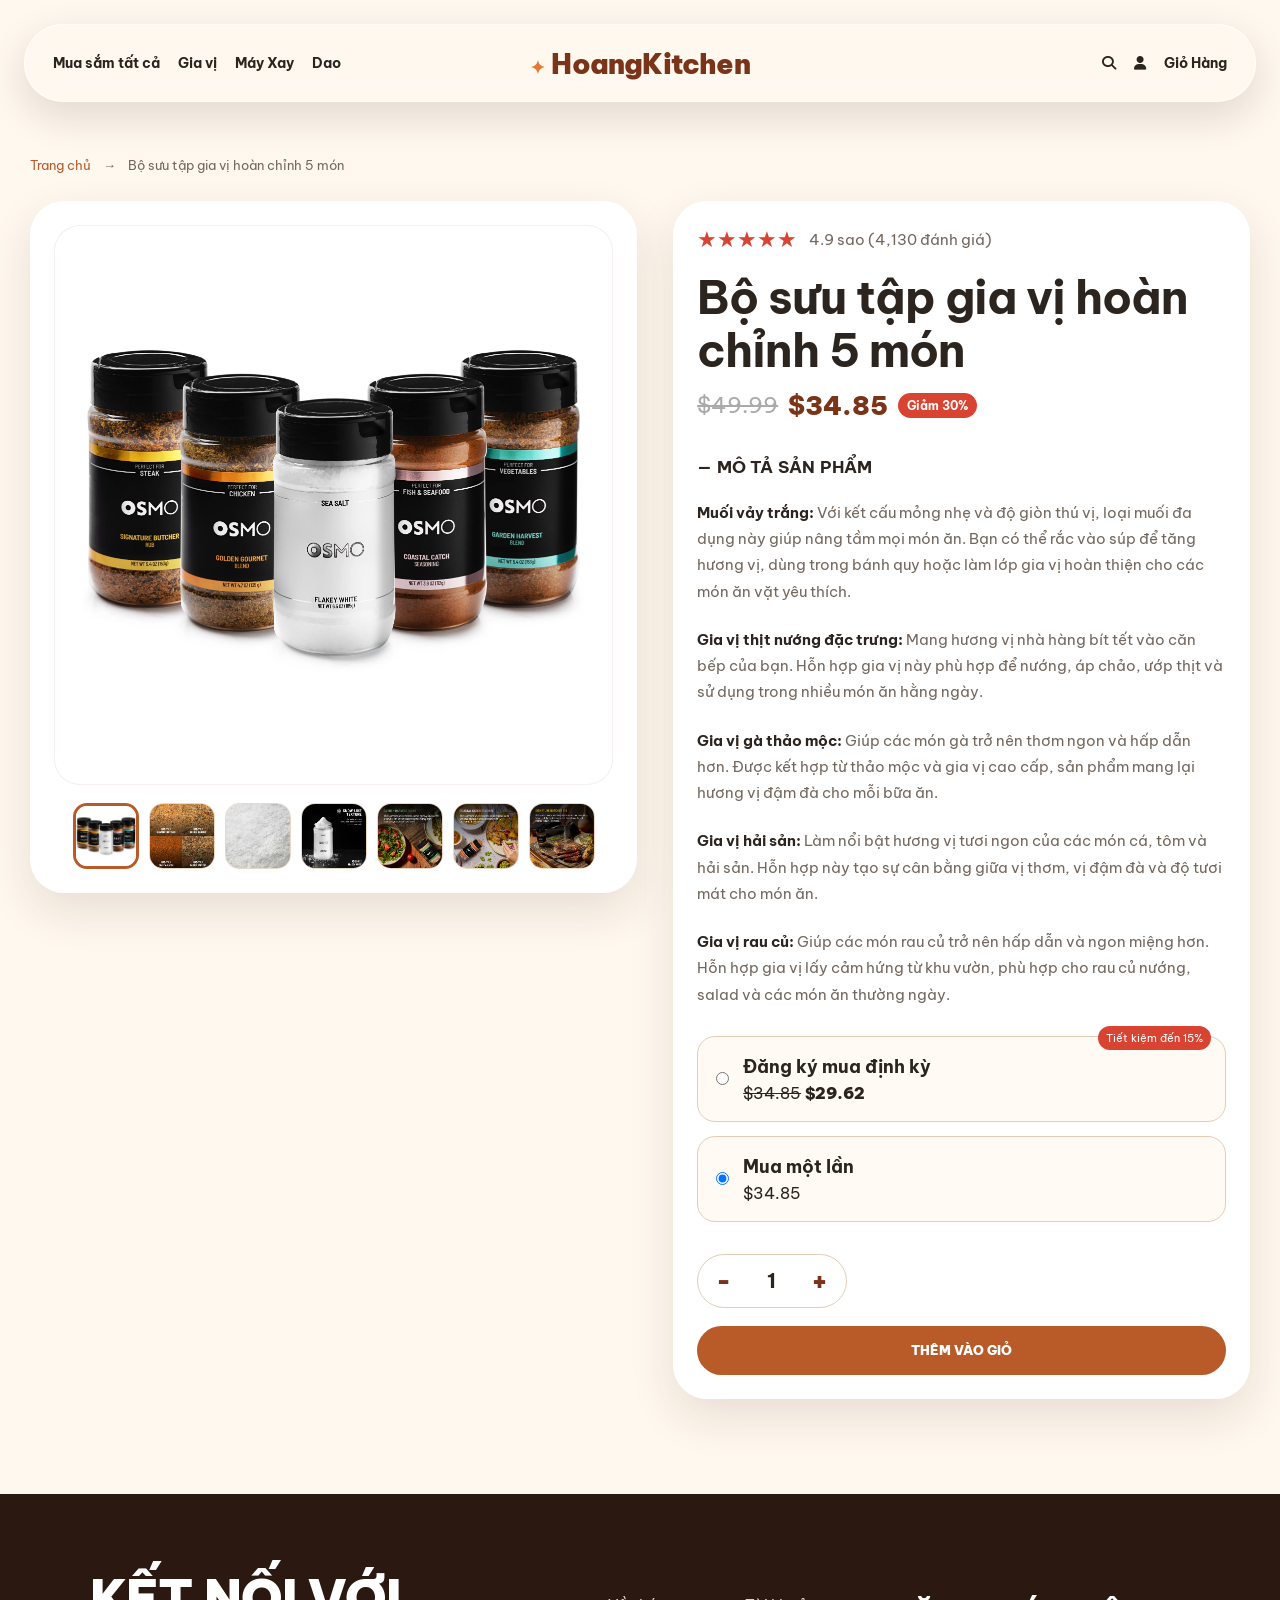
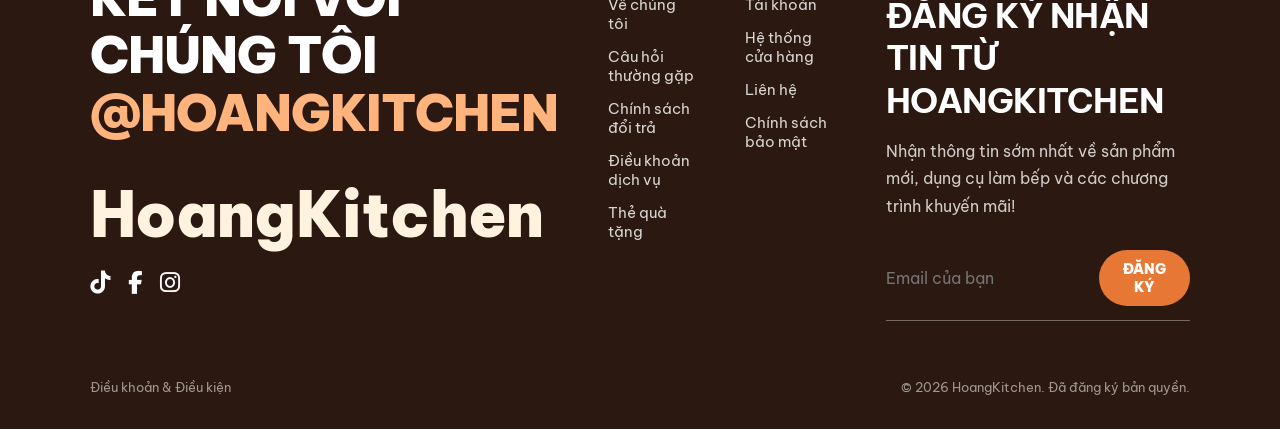
<file: ssCom.html>
<!DOCTYPE html>
<html lang="vi">
<head>
  <meta charset="UTF-8">
  <meta name="viewport" content="width=device-width, initial-scale=1.0">
  <title>Complete Seasoning Collection - HoangKitchen</title>

  <link rel="stylesheet" href="css/style.css">

  <link rel="stylesheet" href="https://cdnjs.cloudflare.com/ajax/libs/font-awesome/6.5.1/css/all.min.css">
  <link href="https://fonts.googleapis.com/css2?family=Be+Vietnam+Pro:wght@400;500;600;700;800;900&display=swap" rel="stylesheet">
</head>
<body>

  <!-- HEADER -->
  <header class="detail-header">

    <nav class="detail-nav-left">
      <a href="ShopAll.html">Mua sắm tất cả</a>
      <a href="GiaVi.html">Gia vị</a>
      <a href="MayXay.html">Máy Xay</a>
      <a href="Dao.html">Dao</a>
    </nav>

    <a href="index.html" class="detail-logo">HoangKitchen</a>

    <div class="detail-nav-right">
      <a href="#"><i class="fa-solid fa-magnifying-glass"></i></a>
      <a href="#"><i class="fa-solid fa-user"></i></a>
      <a href="cart.html">Giỏ Hàng <span class="cart-count">0</span></a>
    </div>

  </header>

  <!-- CHI TIẾT SẢN PHẨM -->
<section class="product-detail">

  <div class="breadcrumb">
    <a href="index.html">Trang chủ</a>
    <span>→</span>
    <span>Bộ sưu tập gia vị hoàn chỉnh 5 món</span>
  </div>

  <div class="detail-container">

    <!-- HÌNH ẢNH BÊN TRÁI -->
    <div class="detail-left">

      <div class="main-product-img">
        <img id="mainImage" src="images/complete.webp" alt="">
      </div>

      <div class="thumb-list">
        <img class="active-thumb" src="images/complete.webp" onclick="changeImage(this)" alt="">
        <img src="images/csc1.jpg" onclick="changeImage(this)" alt="">
        <img src="images/csc2.jpg" onclick="changeImage(this)" alt="">
        <img src="images/csc3.webp" onclick="changeImage(this)" alt="">
        <img src="images/csc4.webp" onclick="changeImage(this)" alt="">
        <img src="images/csc5.webp" onclick="changeImage(this)" alt="">
        <img src="images/csc6.webp" onclick="changeImage(this)" alt="">
      </div>

    </div>

    <!-- THÔNG TIN BÊN PHẢI -->
    <div class="detail-right">

      <div class="rating">
        <span>★★★★★</span>
        <p>4.9 sao (4,130 đánh giá)</p>
      </div>

      <h1>Bộ sưu tập gia vị hoàn chỉnh 5 món</h1>

      <div class="detail-price">
        <del>$49.99</del>
        <span>$34.85</span>
        <b>Giảm 30%</b>
      </div>

      <div class="description">
        <h3>— MÔ TẢ SẢN PHẨM</h3>

        <p>
          <strong>Muối vảy trắng:</strong>
          Với kết cấu mỏng nhẹ và độ giòn thú vị, loại muối đa dụng này giúp nâng tầm mọi món ăn.
          Bạn có thể rắc vào súp để tăng hương vị, dùng trong bánh quy hoặc làm lớp gia vị hoàn thiện
          cho các món ăn vặt yêu thích.
        </p>

        <p>
          <strong>Gia vị thịt nướng đặc trưng:</strong>
          Mang hương vị nhà hàng bít tết vào căn bếp của bạn.
          Hỗn hợp gia vị này phù hợp để nướng, áp chảo, ướp thịt và sử dụng trong nhiều món ăn hằng ngày.
        </p>

        <p>
          <strong>Gia vị gà thảo mộc:</strong>
          Giúp các món gà trở nên thơm ngon và hấp dẫn hơn.
          Được kết hợp từ thảo mộc và gia vị cao cấp, sản phẩm mang lại hương vị đậm đà cho mỗi bữa ăn.
        </p>

        <p>
          <strong>Gia vị hải sản:</strong>
          Làm nổi bật hương vị tươi ngon của các món cá, tôm và hải sản.
          Hỗn hợp này tạo sự cân bằng giữa vị thơm, vị đậm đà và độ tươi mát cho món ăn.
        </p>

        <p>
          <strong>Gia vị rau củ:</strong>
          Giúp các món rau củ trở nên hấp dẫn và ngon miệng hơn.
          Hỗn hợp gia vị lấy cảm hứng từ khu vườn, phù hợp cho rau củ nướng, salad và các món ăn thường ngày.
        </p>
      </div>

      <div class="buy-options">

        <label class="option-box">
          <input type="radio" name="buy-option">
          <div>
            <h4>Đăng ký mua định kỳ</h4>
            <p><del>$34.85</del> <span>$29.62</span></p>
          </div>
          <small>Tiết kiệm đến 15%</small>
        </label>

        <label class="option-box">
          <input type="radio" name="buy-option" checked>
          <div>
            <h4>Mua một lần</h4>
            <p>$34.85</p>
          </div>
        </label>

      </div>

      <div class="quantity-box">
        <button>-</button>
        <span>1</span>
        <button>+</button>
      </div>

      <button class="detail-add-cart">THÊM VÀO GIỎ</button>

    </div>

  </div>

</section>

<!-- FOOTER -->
<footer class="footer">

  <div class="footer-top">

    <div class="footer-left">
      <h2>
        KẾT NỐI VỚI CHÚNG TÔI <br>
        <span>@HOANGKITCHEN</span>
      </h2>

      <div class="footer-logo">
        HoangKitchen
      </div>

      <div class="footer-social">
        <i class="fa-brands fa-tiktok"></i>
        <i class="fa-brands fa-facebook-f"></i>
        <i class="fa-brands fa-instagram"></i>
      </div>
    </div>

    <div class="footer-links">

      <div class="footer-column">
        <a href="#">Về chúng tôi</a>
        <a href="#">Câu hỏi thường gặp</a>
        <a href="#">Chính sách đổi trả</a>
        <a href="#">Điều khoản dịch vụ</a>
        <a href="#">Thẻ quà tặng</a>
      </div>

      <div class="footer-column">
        <a href="#">Tài khoản</a>
        <a href="#">Hệ thống cửa hàng</a>
        <a href="#">Liên hệ</a>
        <a href="#">Chính sách bảo mật</a>
      </div>

    </div>

    <div class="footer-newsletter">

      <h3>ĐĂNG KÝ NHẬN TIN TỪ HOANGKITCHEN</h3>

      <p>
        Nhận thông tin sớm nhất về sản phẩm mới,
        dụng cụ làm bếp và các chương trình khuyến mãi!
      </p>

      <div class="newsletter-box">
        <input type="email" placeholder="Email của bạn">
        <button>ĐĂNG KÝ</button>
      </div>

    </div>

  </div>

  <div class="footer-bottom">
    <p>Điều khoản & Điều kiện</p>
    <p>© 2026 HoangKitchen. Đã đăng ký bản quyền.</p>
  </div>

</footer>

<script>
  function changeImage(thumbnail) {
    const mainImage = document.getElementById("mainImage");
    const thumbnails = document.querySelectorAll(".thumb-list img");

    mainImage.src = thumbnail.src;

    thumbnails.forEach(function(img) {
      img.classList.remove("active-thumb");
    });

    thumbnail.classList.add("active-thumb");
  }
</script>

  <script src="js/cart.js"></script>
</body>
</html>
</file>
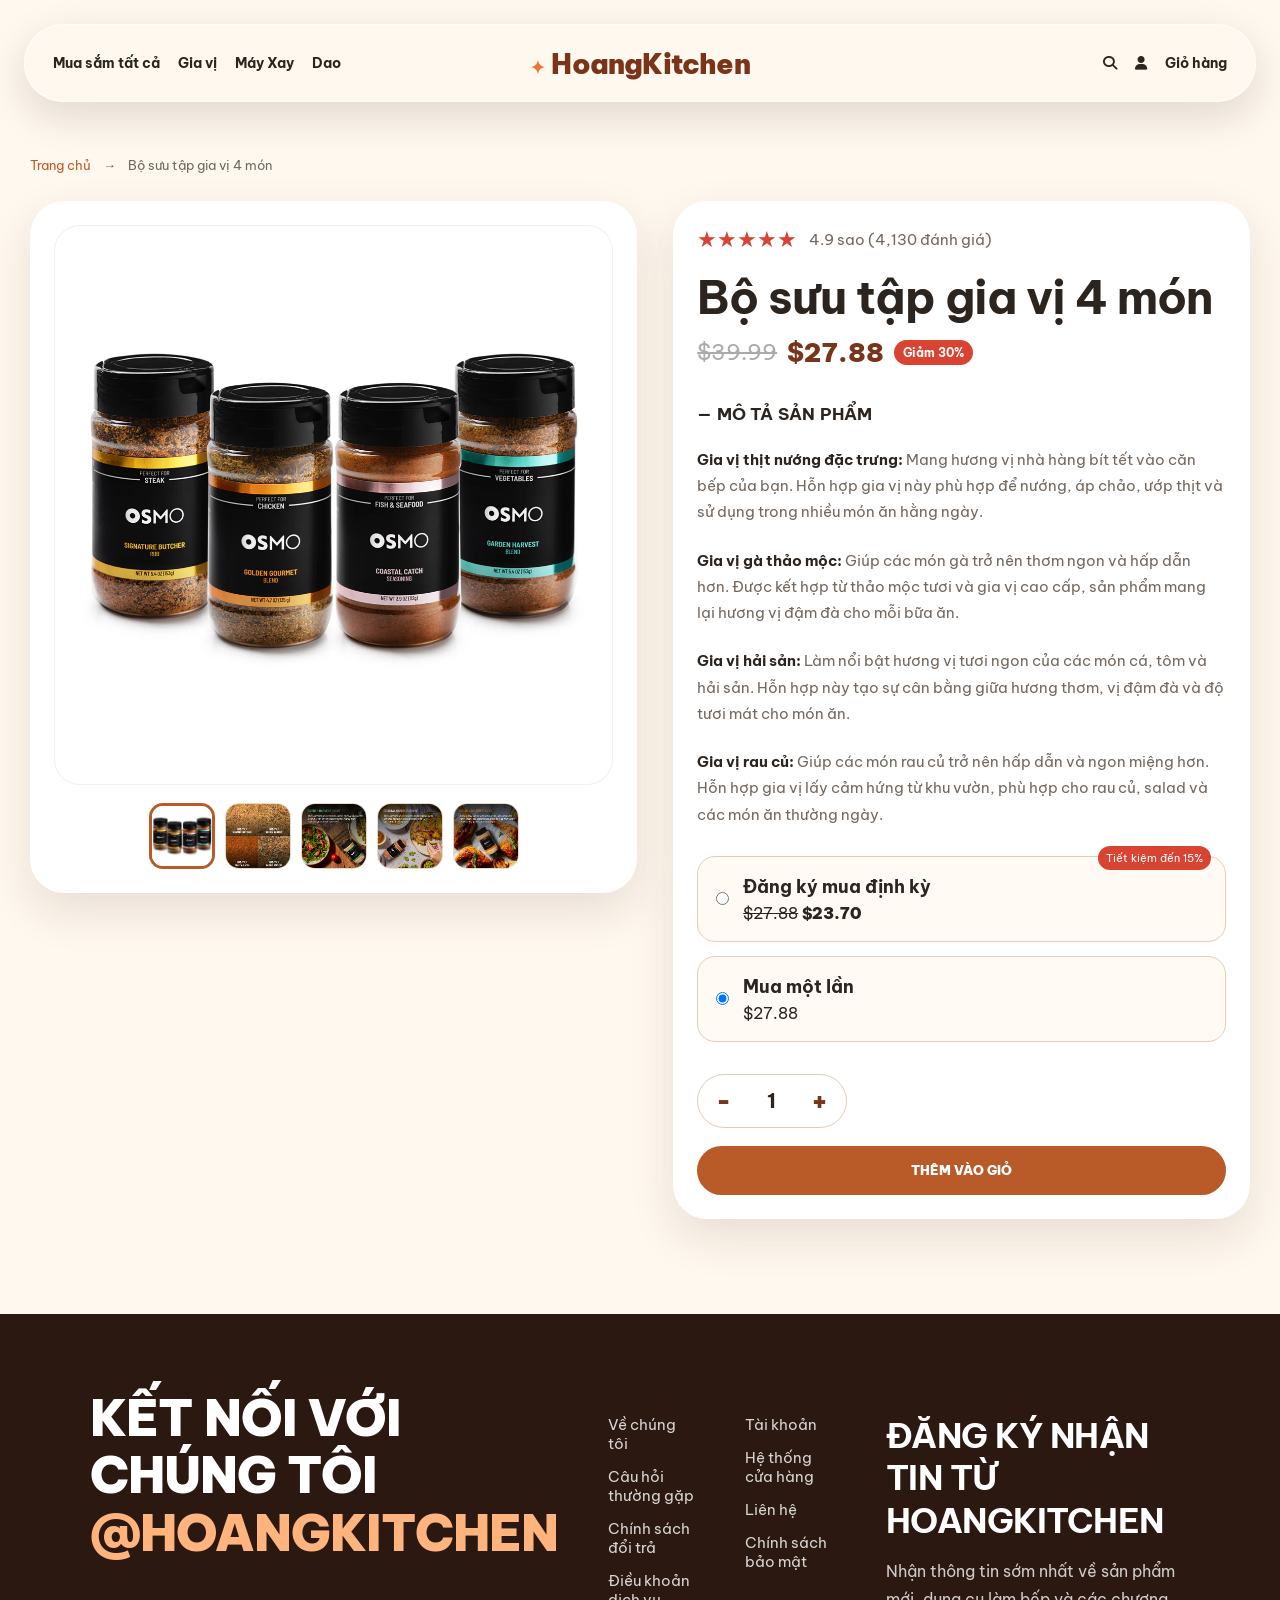
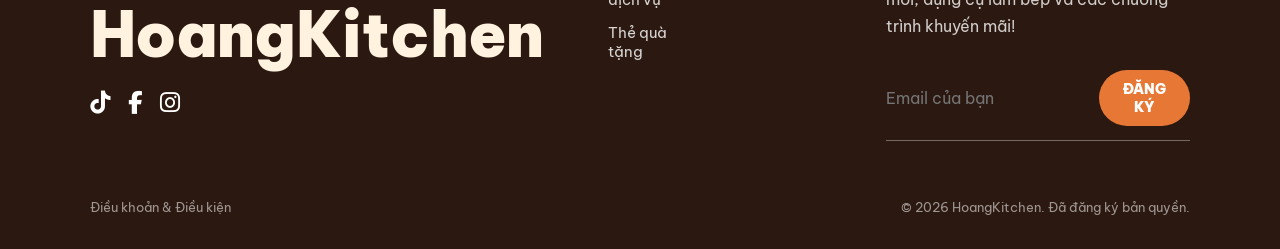
<file: ssCon.html>
<!DOCTYPE html>
<html lang="vi">
<head>
  <meta charset="UTF-8">
  <meta name="viewport" content="width=device-width, initial-scale=1.0">
  <title>Seasoning Collection - HoangKitchen</title>

  <link rel="stylesheet" href="css/style.css">

  <link rel="stylesheet" href="https://cdnjs.cloudflare.com/ajax/libs/font-awesome/6.5.1/css/all.min.css">
  <link href="https://fonts.googleapis.com/css2?family=Be+Vietnam+Pro:wght@400;500;600;700;800;900&display=swap" rel="stylesheet">
</head>
<body>

  <!-- HEADER -->
  <header class="detail-header">

    <nav class="detail-nav-left">
      <a href="ShopAll.html">Mua sắm tất cả</a>
      <a href="GiaVi.html">Gia vị</a>
      <a href="MayXay.html">Máy Xay</a>
      <a href="Dao.html">Dao</a>
    </nav>

    <a href="index.html" class="detail-logo">HoangKitchen</a>

    <div class="detail-nav-right">
      <a href="#"><i class="fa-solid fa-magnifying-glass"></i></a>
      <a href="#"><i class="fa-solid fa-user"></i></a>
      <a href="cart.html">Giỏ hàng <span class="cart-count">0</span></a>
    </div>

  </header>

  <!-- CHI TIẾT SẢN PHẨM -->
<section class="product-detail">

  <div class="breadcrumb">
    <a href="index.html">Trang chủ</a>
    <span>→</span>
    <span>Bộ sưu tập gia vị 4 món</span>
  </div>

  <div class="detail-container">

    <!-- HÌNH ẢNH BÊN TRÁI -->
    <div class="detail-left">

      <div class="main-product-img">
        <img id="mainImage" src="images/seasoning.webp" alt="">
      </div>

      <div class="thumb-list">
        <img class="active-thumb" src="images/seasoning.webp" onclick="changeImage(this)" alt="">
        <img src="images/sc1.jpg" onclick="changeImage(this)" alt="">
        <img src="images/sc2.webp" onclick="changeImage(this)" alt="">
        <img src="images/sc3.webp" onclick="changeImage(this)" alt="">
        <img src="images/sc4.webp" onclick="changeImage(this)" alt="">
      </div>

    </div>

    <!-- THÔNG TIN BÊN PHẢI -->
    <div class="detail-right">

      <div class="rating">
        <span>★★★★★</span>
        <p>4.9 sao (4,130 đánh giá)</p>
      </div>

      <h1>Bộ sưu tập gia vị 4 món</h1>

      <div class="detail-price">
        <del>$39.99</del>
        <span>$27.88</span>
        <b>Giảm 30%</b>
      </div>

      <div class="description">
        <h3>— MÔ TẢ SẢN PHẨM</h3>

        <p>
          <strong>Gia vị thịt nướng đặc trưng:</strong>
          Mang hương vị nhà hàng bít tết vào căn bếp của bạn.
          Hỗn hợp gia vị này phù hợp để nướng, áp chảo, ướp thịt và sử dụng trong nhiều món ăn hằng ngày.
        </p>

        <p>
          <strong>Gia vị gà thảo mộc:</strong>
          Giúp các món gà trở nên thơm ngon và hấp dẫn hơn.
          Được kết hợp từ thảo mộc tươi và gia vị cao cấp, sản phẩm mang lại hương vị đậm đà cho mỗi bữa ăn.
        </p>

        <p>
          <strong>Gia vị hải sản:</strong>
          Làm nổi bật hương vị tươi ngon của các món cá, tôm và hải sản.
          Hỗn hợp này tạo sự cân bằng giữa hương thơm, vị đậm đà và độ tươi mát cho món ăn.
        </p>

        <p>
          <strong>Gia vị rau củ:</strong>
          Giúp các món rau củ trở nên hấp dẫn và ngon miệng hơn.
          Hỗn hợp gia vị lấy cảm hứng từ khu vườn, phù hợp cho rau củ, salad và các món ăn thường ngày.
        </p>
      </div>

      <div class="buy-options">

        <label class="option-box">
          <input type="radio" name="buy-option">
          <div>
            <h4>Đăng ký mua định kỳ</h4>
            <p><del>$27.88</del> <span>$23.70</span></p>
          </div>
          <small>Tiết kiệm đến 15%</small>
        </label>

        <label class="option-box">
          <input type="radio" name="buy-option" checked>
          <div>
            <h4>Mua một lần</h4>
            <p>$27.88</p>
          </div>
        </label>

      </div>

      <div class="quantity-box">
        <button>-</button>
        <span>1</span>
        <button>+</button>
      </div>

      <button class="detail-add-cart">THÊM VÀO GIỎ</button>

    </div>

  </div>

</section>

<!-- FOOTER -->
<footer class="footer">

  <div class="footer-top">

    <div class="footer-left">
      <h2>
        KẾT NỐI VỚI CHÚNG TÔI <br>
        <span>@HOANGKITCHEN</span>
      </h2>

      <div class="footer-logo">
        HoangKitchen
      </div>

      <div class="footer-social">
        <i class="fa-brands fa-tiktok"></i>
        <i class="fa-brands fa-facebook-f"></i>
        <i class="fa-brands fa-instagram"></i>
      </div>
    </div>

    <div class="footer-links">

      <div class="footer-column">
        <a href="#">Về chúng tôi</a>
        <a href="#">Câu hỏi thường gặp</a>
        <a href="#">Chính sách đổi trả</a>
        <a href="#">Điều khoản dịch vụ</a>
        <a href="#">Thẻ quà tặng</a>
      </div>

      <div class="footer-column">
        <a href="#">Tài khoản</a>
        <a href="#">Hệ thống cửa hàng</a>
        <a href="#">Liên hệ</a>
        <a href="#">Chính sách bảo mật</a>
      </div>

    </div>

    <div class="footer-newsletter">

      <h3>ĐĂNG KÝ NHẬN TIN TỪ HOANGKITCHEN</h3>

      <p>
        Nhận thông tin sớm nhất về sản phẩm mới,
        dụng cụ làm bếp và các chương trình khuyến mãi!
      </p>

      <div class="newsletter-box">
        <input type="email" placeholder="Email của bạn">
        <button>ĐĂNG KÝ</button>
      </div>

    </div>

  </div>

  <div class="footer-bottom">
    <p>Điều khoản & Điều kiện</p>
    <p>© 2026 HoangKitchen. Đã đăng ký bản quyền.</p>
  </div>

</footer>


<script>
  function changeImage(thumbnail) {
    const mainImage = document.getElementById("mainImage");
    const thumbnails = document.querySelectorAll(".thumb-list img");

    mainImage.src = thumbnail.src;

    thumbnails.forEach(function(img) {
      img.classList.remove("active-thumb");
    });

    thumbnail.classList.add("active-thumb");
  }
</script>
  <script src="js/cart.js"></script>
</body>
</html>
</file>
<file: css/style.css>
/* =====================================================
   HoangKitchen - redesigned theme
   Phong cách mới: ấm áp, hiện đại, khác layout mẫu Osmo
===================================================== */

:root {
  --bg: #fff8ef;
  --paper: #ffffff;
  --cream: #f7ead8;
  --cream-2: #fff2df;
  --text: #2c241e;
  --muted: #74685e;
  --brand: #b85b28;
  --brand-dark: #7a3419;
  --accent: #e77735;
  --red: #d94332;
  --brown: #2b1810;
  --shadow: 0 18px 45px rgba(65, 36, 20, 0.12);
  --radius-lg: 34px;
  --radius-md: 22px;
}

* {
  margin: 0;
  padding: 0;
  box-sizing: border-box;
  font-family: "Be Vietnam Pro", Arial, sans-serif;
}

html {
  scroll-behavior: smooth;
}

body {
  background: var(--bg);
  color: var(--text);
  overflow-x: hidden;
}

img {
  max-width: 100%;
}

button,
a,
input,
select {
  font-family: inherit;
}

/* HEADER */
.header,
.detail-header {
  width: calc(100% - 48px);
  min-height: 78px;
  padding: 0 28px;
  position: absolute;
  top: 24px;
  left: 24px;
  right: 24px;
  z-index: 100;
  display: flex;
  align-items: center;
  justify-content: space-between;
  gap: 24px;
  background: rgba(255, 248, 239, 0.88);
  border: 1px solid rgba(255,255,255,0.7);
  border-radius: 999px;
  backdrop-filter: blur(14px);
  box-shadow: 0 14px 40px rgba(43, 24, 16, 0.14);
}

.detail-header {
  position: relative;
  top: 0;
  left: 0;
  right: 0;
  margin: 24px auto 0;
}

.nav-left,
.nav-right,
.detail-nav-left,
.detail-nav-right {
  display: flex;
  align-items: center;
  gap: 18px;
  flex: 1;
}

.nav-right,
.detail-nav-right {
  justify-content: flex-end;
}

.nav-left a,
.nav-right a,
.detail-nav-left a,
.detail-nav-right a {
  color: var(--text);
  text-decoration: none;
  font-size: 14px;
  font-weight: 700;
  line-height: 1.2;
  transition: .25s ease;
}

.nav-left a:hover,
.nav-right a:hover,
.detail-nav-left a:hover,
.detail-nav-right a:hover {
  color: var(--brand);
}

.logo,
.detail-logo {
  color: var(--brand-dark);
  font-size: 28px;
  font-weight: 900;
  letter-spacing: -0.8px;
  text-decoration: none;
  white-space: nowrap;
}

.logo::before,
.detail-logo::before {
  content: "✦";
  color: var(--accent);
  margin-right: 7px;
  font-size: .65em;
}

/* HERO */
.hero {
  min-height: 760px;
  background-image: linear-gradient(90deg, rgba(43,24,16,.72), rgba(43,24,16,.32), rgba(43,24,16,.08)), url("../images/image_100_1.webp");
  background-size: cover;
  background-position: center;
  position: relative;
  display: flex;
  align-items: flex-end;
  padding: 150px 7vw 90px;
}

.overlay {
  display: none;
}

.hero-content {
  position: relative;
  z-index: 2;
  max-width: 720px;
  color: var(--text);
  background: rgba(255, 248, 239, .90);
  border: 1px solid rgba(255,255,255,.85);
  border-radius: 42px;
  padding: 46px;
  box-shadow: var(--shadow);
  text-align: left;
}

.fire-icon {
  width: 64px;
  height: 64px;
  border-radius: 22px;
  display: grid;
  place-items: center;
  background: var(--cream);
  color: var(--brand);
  font-size: 32px;
  margin-bottom: 22px;
}

.hero-subtitle {
  color: var(--brand-dark);
  font-size: 14px;
  font-weight: 800;
  line-height: 1.6;
  letter-spacing: .3px;
  margin-bottom: 16px;
}

.hero-content h1 {
  font-size: clamp(42px, 6vw, 82px);
  font-weight: 900;
  letter-spacing: -2px;
  line-height: 1.05;
  text-transform: none;
  margin-bottom: 0;
}

.hero-btn {
  display: inline-block;
  margin-top: 28px;
  background: var(--brand);
  color: white;
  padding: 16px 30px;
  border-radius: 999px;
  text-decoration: none;
  font-size: 15px;
  font-weight: 800;
}

.hero-btn:hover { background: var(--brand-dark); }

/* CATEGORIES */
.categories {
  padding: 95px 7vw;
  background: var(--bg);
  text-align: left;
}

.categories h2,
.flavor-system h2,
.chef-header h2 {
  font-size: clamp(34px, 5vw, 64px);
  margin-bottom: 38px;
  font-weight: 900;
  letter-spacing: -1.5px;
  line-height: 1.1;
  text-align: center;
}

.category-list {
  display: grid;
  grid-template-columns: repeat(4, 1fr);
  gap: 20px;
}

.category-card {
  min-height: 285px;
  background: var(--paper);
  border: 1px solid rgba(122,52,25,.08);
  border-radius: var(--radius-lg);
  display: flex;
  flex-direction: column;
  justify-content: space-between;
  align-items: flex-start;
  padding: 20px;
  gap: 22px;
  box-shadow: var(--shadow);
  transition: .28s ease;
  cursor: pointer;
  text-decoration: none;
  color: var(--text);
  position: relative;
  overflow: hidden;
}

.category-card::after {
  content: "Khám phá";
  color: var(--brand);
  font-size: 13px;
  font-weight: 800;
}

.category-card:hover {
  transform: translateY(-8px);
  box-shadow: 0 24px 55px rgba(65,36,20,.18);
}

.category-card img {
  width: 100%;
  height: 170px;
  border-radius: 24px;
  object-fit: cover;
}

.category-card span {
  font-size: 23px;
  font-weight: 900;
  color: var(--text);
  text-decoration: none;
}

/* FLAVOR SYSTEM */
.flavor-system {
  background: var(--paper);
  padding: 95px 7vw;
  text-align: center;
}

.flavor-list {
  display: grid;
  grid-template-columns: repeat(2, 1fr);
  gap: 28px;
}

.flavor-card {
  min-height: 660px;
  border-radius: 36px;
  overflow: hidden;
  position: relative;
  background: var(--cream-2);
  border: 1px solid rgba(122,52,25,.09);
  box-shadow: var(--shadow);
  display: flex;
  flex-direction: column;
}

.flavor-card img {
  width: 100%;
  height: 390px;
  object-fit: cover;
}

.flavor-card::after { display: none; }

.flavor-content {
  position: static;
  inset: auto;
  z-index: 2;
  color: var(--text);
  padding: 30px;
  display: flex;
  flex: 1;
  flex-direction: column;
  align-items: flex-start;
  text-align: left;
}

.flavor-content > p:first-child {
  display: inline-flex;
  background: var(--cream);
  color: var(--brand-dark);
  font-size: 13px;
  letter-spacing: 1px;
  padding: 8px 13px;
  border-radius: 999px;
  margin-bottom: 16px;
  font-weight: 800;
}

.flavor-content h3 {
  font-size: clamp(30px, 4vw, 48px);
  font-weight: 900;
  margin-bottom: 16px;
  line-height: 1.08;
  letter-spacing: -1px;
}

.flavor-content h3 span {
  background: var(--red);
  color: white;
  font-size: 13px;
  padding: 5px 8px;
  border-radius: 999px;
  vertical-align: middle;
}

.flavor-content .desc {
  font-size: 16px;
  line-height: 1.75;
  color: var(--muted);
  max-width: 620px;
}

.flavor-content a {
  margin-top: auto;
  width: auto;
  background: var(--brand);
  color: white;
  text-decoration: none;
  padding: 15px 24px;
  border-radius: 999px;
  font-size: 15px;
  font-weight: 800;
}

.flavor-content a:hover { background: var(--brand-dark); }

/* PRODUCT SHOWCASE */
.product-showcase {
  background: linear-gradient(135deg, #fff1df, #f8dec1);
  color: var(--text);
  padding: 95px 7vw;
  display: grid;
  grid-template-columns: 320px 1fr;
  gap: 48px;
}

.showcase-left {
  background: var(--brown);
  color: white;
  border-radius: 34px;
  padding: 34px;
  min-height: 360px;
  box-shadow: var(--shadow);
}

.showcase-left h2 {
  font-size: clamp(34px, 4vw, 48px);
  font-weight: 900;
  line-height: 1.12;
  margin-bottom: 30px;
  letter-spacing: -1px;
}

.showcase-left h4 {
  font-size: 15px;
  line-height: 1.5;
  color: #ffd7ba;
  margin-bottom: 24px;
}

.showcase-tabs {
  display: flex;
  flex-direction: column;
  gap: 12px;
}

.showcase-tabs span {
  border: 1px solid rgba(255,255,255,.28);
  border-radius: 999px;
  padding: 10px 14px;
  width: fit-content;
  font-size: 13px;
  font-weight: 800;
}

.showcase-tabs span:first-child { color: white; background: var(--brand); border-color: var(--brand); }

.showcase-products {
  display: grid;
  grid-template-columns: repeat(3, 1fr);
  gap: 24px;
}

.showcase-card {
  position: relative;
  display: flex;
  flex-direction: column;
  background: white;
  border-radius: 30px;
  padding: 18px;
  box-shadow: var(--shadow);
}

.showcase-card img {
  width: 100%;
  height: 285px;
  object-fit: cover;
  border-radius: 22px;
}

.discount {
  display: inline-block;
  background: var(--cream);
  color: var(--brand-dark);
  padding: 7px 12px;
  font-size: 12px;
  border-radius: 999px;
  font-weight: 900;
  margin: 16px 0 0;
  width: fit-content;
  letter-spacing: 0;
}

.showcase-card h3 {
  margin-top: 14px;
  font-size: 18px;
  line-height: 1.35;
  letter-spacing: 0;
}

.price {
  margin: 12px 0;
  color: var(--red);
  font-size: 16px;
  font-weight: 800;
}

.price del { color: #999; margin-right: 8px; }

.showcase-card p {
  line-height: 1.55;
  color: var(--muted);
  font-size: 14px;
}

.showcase-card button,
.detail-add-cart {
  width: 100%;
  margin-top: auto;
  padding: 16px 18px;
  border: none;
  border-radius: 999px;
  background: var(--brand);
  color: white;
  font-weight: 900;
  cursor: pointer;
  transition: .25s ease;
}

.showcase-card button:hover,
.detail-add-cart:hover { background: var(--brand-dark); }

/* CHEF LEVEL */
.chef-level {
  background: var(--paper);
  padding: 95px 7vw;
}

.chef-header {
  text-align: center;
  max-width: 850px;
  margin: auto;
}

.chef-header p {
  font-size: 18px;
  color: var(--muted);
  line-height: 1.8;
  margin-bottom: 50px;
}

.chef-header a {
  display: inline-block;
  background: var(--brand);
  color: white;
  text-decoration: none;
  padding: 16px 30px;
  border-radius: 999px;
  font-weight: 800;
}

.chef-gallery {
  margin-top: 46px;
  display: grid;
  grid-template-columns: 1.2fr .9fr .9fr;
  gap: 22px;
}

.chef-item {
  position: relative;
  overflow: hidden;
  border-radius: 32px;
  min-height: 430px;
  box-shadow: var(--shadow);
}

.chef-item img {
  width: 100%;
  height: 100%;
  min-height: 430px;
  object-fit: cover;
  transition: .45s ease;
}

.chef-item:hover img { transform: scale(1.05); }

.chef-item h3 {
  position: absolute;
  bottom: 20px;
  left: 20px;
  right: 20px;
  color: white;
  background: rgba(43,24,16,.72);
  backdrop-filter: blur(6px);
  border-radius: 20px;
  padding: 14px 18px;
  font-size: clamp(24px, 3vw, 38px);
  font-weight: 900;
  letter-spacing: -1px;
}

/* FOOTER */
.footer {
  background: var(--brown);
  color: white;
  padding: 75px 7vw 34px;
}

.footer-top {
  display: grid;
  grid-template-columns: 1.1fr .9fr 1.2fr;
  gap: 50px;
}

.footer-left h2 {
  font-size: clamp(32px, 4vw, 50px);
  line-height: 1.15;
  font-weight: 900;
  margin-bottom: 34px;
  letter-spacing: -1px;
}

.footer-left h2 span { color: #ffb37d; }

.footer-logo {
  font-size: clamp(36px, 5vw, 62px);
  font-weight: 900;
  margin-bottom: 18px;
  color: #fff2df;
}

.footer-social { display: flex; gap: 18px; }
.footer-social i { font-size: 23px; cursor: pointer; }

.footer-links {
  display: flex;
  gap: 48px;
  margin-top: 26px;
}

.footer-column { display: flex; flex-direction: column; gap: 14px; }

.footer-column a {
  color: rgba(255,255,255,.82);
  text-decoration: none;
  font-size: 15px;
}

.footer-column a:hover { color: #ffb37d; }

.footer-newsletter { margin-top: 26px; }

.footer-newsletter h3 {
  font-size: clamp(24px, 3vw, 34px);
  margin-bottom: 16px;
  line-height: 1.25;
  letter-spacing: -0.5px;
}

.footer-newsletter p {
  color: rgba(255,255,255,.78);
  line-height: 1.7;
  margin-bottom: 30px;
}

.newsletter-box {
  display: flex;
  gap: 12px;
  border-bottom: 1px solid rgba(255,255,255,.35);
  padding-bottom: 14px;
}

.newsletter-box input {
  flex: 1;
  background: transparent;
  border: none;
  outline: none;
  color: white;
  font-size: 16px;
}

.newsletter-box button {
  background: var(--accent);
  border: none;
  color: white;
  font-size: 14px;
  font-weight: 900;
  cursor: pointer;
  padding: 10px 16px;
  border-radius: 999px;
}

.footer-bottom {
  margin-top: 58px;
  display: flex;
  justify-content: space-between;
  gap: 20px;
  color: rgba(255,255,255,.55);
  font-size: 13px;
}

/* PRODUCT DETAIL PAGE */
.product-detail {
  background: var(--bg);
  padding: 55px 0 95px;
}

.breadcrumb {
  width: min(1220px, calc(100% - 44px));
  margin: 0 auto 28px;
  display: flex;
  gap: 12px;
  flex-wrap: wrap;
  color: var(--muted);
  font-size: 13px;
}

.breadcrumb a { color: var(--brand); text-decoration: none; }

.detail-container {
  width: min(1220px, calc(100% - 44px));
  margin: auto;
  display: grid;
  grid-template-columns: 1fr .95fr;
  gap: 36px;
  align-items: start;
}

.detail-left,
.detail-right {
  background: white;
  border-radius: 34px;
  padding: 24px;
  box-shadow: var(--shadow);
}

.main-product-img {
  width: 100%;
  height: 560px;
  border: 1px solid rgba(122,52,25,.08);
  border-radius: 26px;
  display: flex;
  justify-content: center;
  align-items: center;
  background: #fff;
}

.main-product-img img {
  width: 90%;
  height: 90%;
  object-fit: contain;
}

.thumb-list {
  margin-top: 18px;
  display: flex;
  justify-content: center;
  gap: 10px;
  flex-wrap: wrap;
}

.thumb-list img {
  width: 66px;
  height: 66px;
  border: 1px solid #ead8c5;
  border-radius: 14px;
  object-fit: cover;
  cursor: pointer;
}

.thumb-list img.active-thumb { border: 3px solid var(--brand); }

.rating {
  display: flex;
  align-items: center;
  gap: 12px;
  margin-bottom: 18px;
}

.rating span { color: var(--red); font-size: 22px; }
.rating p { font-size: 15px; color: var(--muted); }

.detail-right h1 {
  font-size: clamp(30px, 4vw, 46px);
  line-height: 1.15;
  margin-bottom: 12px;
  letter-spacing: -1px;
}

.detail-price {
  display: flex;
  align-items: center;
  gap: 10px;
  margin-bottom: 34px;
}

.detail-price del { color: #aaa; font-size: 22px; }
.detail-price span { color: var(--brand-dark); font-size: 26px; font-weight: 900; }
.detail-price b { background: var(--red); color: white; padding: 5px 9px; font-size: 12px; border-radius: 999px; }

.description h3 {
  font-size: 17px;
  margin-bottom: 22px;
  letter-spacing: .2px;
}

.description p {
  font-size: 15px;
  color: var(--muted);
  line-height: 1.75;
  margin-bottom: 22px;
}

.description strong { color: var(--text); }

.buy-options { margin-top: 28px; }

.option-box {
  position: relative;
  border: 1px solid #e4cdb6;
  border-radius: 18px;
  padding: 18px;
  margin-bottom: 14px;
  display: flex;
  align-items: center;
  gap: 14px;
  cursor: pointer;
  background: #fffaf4;
}

.option-box h4 { font-size: 18px; margin-bottom: 5px; }
.option-box p { font-size: 16px; }
.option-box p span { font-weight: 900; }
.option-box small { position: absolute; top: -11px; right: 14px; background: var(--red); color: white; padding: 5px 8px; border-radius: 999px; font-size: 11px; }

.quantity-box {
  width: 150px;
  height: 54px;
  border: 1px solid #e4cdb6;
  border-radius: 999px;
  margin: 32px 0 18px;
  display: flex;
  align-items: center;
  justify-content: space-around;
  background: white;
}

.quantity-box button {
  border: none;
  background: transparent;
  font-size: 25px;
  font-weight: 900;
  cursor: pointer;
  color: var(--brand-dark);
}

.quantity-box span { font-size: 21px; font-weight: 700; }

/* RESPONSIVE */
@media (max-width: 1100px) {
  .category-list,
  .showcase-products { grid-template-columns: repeat(2, 1fr); }
  .product-showcase { grid-template-columns: 1fr; }
  .footer-top { grid-template-columns: 1fr; }
  .footer-links,
  .footer-newsletter { margin-top: 0; }
}

@media (max-width: 768px) {
  .header,
  .detail-header {
    width: calc(100% - 24px);
    left: 12px;
    right: 12px;
    top: 12px;
    padding: 16px;
    border-radius: 28px;
    flex-direction: column;
    align-items: stretch;
    gap: 12px;
  }

  .detail-header { margin-top: 12px; }

  .logo,
  .detail-logo {
    order: -1;
    text-align: center;
    font-size: 24px;
  }

  .nav-left,
  .nav-right,
  .detail-nav-left,
  .detail-nav-right {
    justify-content: center;
    flex-wrap: wrap;
    gap: 10px 14px;
  }

  .nav-left a,
  .nav-right a,
  .detail-nav-left a,
  .detail-nav-right a { font-size: 13px; }

  .hero {
    min-height: 720px;
    padding: 210px 18px 50px;
    align-items: flex-end;
  }

  .hero-content {
    padding: 28px;
    border-radius: 28px;
  }

  .hero-content h1 { font-size: 40px; letter-spacing: -1px; }
  .fire-icon { width: 52px; height: 52px; font-size: 26px; }

  .categories,
  .flavor-system,
  .product-showcase,
  .chef-level { padding: 62px 18px; }

  .category-list,
  .flavor-list,
  .showcase-products,
  .chef-gallery { grid-template-columns: 1fr; }

  .category-card { min-height: 230px; }
  .flavor-card { min-height: auto; }
  .flavor-card img { height: 285px; }

  .product-showcase { gap: 24px; }
  .showcase-card img { height: 265px; }
  .showcase-left { min-height: auto; padding: 28px; }

  .chef-item,
  .chef-item img { min-height: 340px; }

  .footer { padding: 58px 22px 28px; }
  .footer-links { flex-direction: column; gap: 18px; }
  .newsletter-box { flex-direction: column; align-items: stretch; }
  .newsletter-box button { width: fit-content; }
  .footer-bottom { flex-direction: column; }

  .product-detail { padding: 34px 0 68px; }
  .detail-container { grid-template-columns: 1fr; width: calc(100% - 28px); }
  .breadcrumb { width: calc(100% - 28px); margin-top: 12px; }
  .detail-left,
  .detail-right { padding: 18px; border-radius: 26px; }
  .main-product-img { height: 380px; }
  .thumb-list img { width: 58px; height: 58px; }
  .rating { align-items: flex-start; flex-direction: column; gap: 5px; }
}

/* ================= CART PAGE ================= */
.cart-count {
  min-width: 20px;
  height: 20px;
  padding: 0 6px;
  margin-left: 6px;
  border-radius: 999px;
  display: none;
  align-items: center;
  justify-content: center;
  background: var(--red);
  color: white;
  font-size: 12px;
  font-weight: 800;
}

.cart-page {
  padding: 140px 7vw 80px;
  background: var(--bg);
}

.cart-title {
  max-width: 1180px;
  margin: 0 auto 34px;
}

.cart-title h1 {
  font-size: clamp(34px, 5vw, 64px);
  color: var(--brand-dark);
  line-height: 1.1;
  margin-bottom: 12px;
}

.cart-title p {
  color: var(--muted);
  font-size: 16px;
}

.cart-layout {
  max-width: 1180px;
  margin: 0 auto;
  display: grid;
  grid-template-columns: 0.95fr 1.15fr;
  gap: 28px;
  align-items: start;
}

.customer-form,
.cart-summary {
  background: var(--paper);
  border-radius: var(--radius-lg);
  box-shadow: var(--shadow);
  padding: 30px;
}

.customer-form h2,
.cart-summary h2 {
  font-size: 26px;
  margin-bottom: 22px;
  color: var(--brown);
}

.form-group {
  margin-bottom: 18px;
}

.form-group label {
  display: block;
  font-weight: 700;
  margin-bottom: 8px;
}

.form-group input,
.form-group textarea {
  width: 100%;
  border: 1px solid #ead8c4;
  border-radius: 16px;
  padding: 14px 16px;
  outline: none;
  font-size: 15px;
  background: #fffdf9;
  color: var(--text);
}

.form-group textarea {
  min-height: 110px;
  resize: vertical;
}

.form-group input:focus,
.form-group textarea:focus {
  border-color: var(--brand);
  box-shadow: 0 0 0 4px rgba(184, 91, 40, 0.12);
}

.cart-item {
  display: grid;
  grid-template-columns: 94px 1fr auto;
  gap: 16px;
  align-items: center;
  padding: 16px 0;
  border-bottom: 1px solid #f0dfcd;
}

.cart-item img {
  width: 94px;
  height: 94px;
  object-fit: contain;
  background: #fff8ef;
  border-radius: 18px;
}

.cart-item-info h3 {
  font-size: 17px;
  margin-bottom: 8px;
}

.cart-item-info p {
  color: var(--muted);
  font-size: 14px;
  margin: 3px 0;
}

.remove-cart-item,
#clearCartBtn {
  border: none;
  background: #fff1e8;
  color: var(--brand-dark);
  padding: 10px 14px;
  border-radius: 999px;
  font-weight: 800;
  cursor: pointer;
}

.remove-cart-item:hover,
#clearCartBtn:hover {
  background: #ffe1d0;
}

.empty-cart {
  padding: 30px;
  text-align: center;
  color: var(--muted);
  border: 1px dashed #d9bda3;
  border-radius: 20px;
  background: #fffaf4;
}

.cart-total-box {
  display: flex;
  justify-content: space-between;
  align-items: center;
  margin-top: 22px;
  padding-top: 22px;
  border-top: 2px solid #f0dfcd;
  font-size: 22px;
  font-weight: 900;
}

.cart-actions {
  display: flex;
  gap: 12px;
  margin-top: 24px;
}

.order-btn {
  flex: 1;
  border: none;
  border-radius: 999px;
  padding: 16px 20px;
  background: var(--brand);
  color: white;
  font-size: 16px;
  font-weight: 900;
  cursor: pointer;
  box-shadow: 0 14px 28px rgba(184, 91, 40, 0.2);
}

.order-btn:hover {
  background: var(--brand-dark);
}

.continue-shopping {
  display: inline-flex;
  margin-top: 18px;
  color: var(--brand-dark);
  font-weight: 800;
  text-decoration: none;
}

@media (max-width: 768px) {
  .cart-page {
    padding: 140px 18px 60px;
  }

  .cart-layout {
    grid-template-columns: 1fr;
  }

  .customer-form,
  .cart-summary {
    padding: 22px;
    border-radius: 24px;
  }

  .cart-item {
    grid-template-columns: 74px 1fr;
  }

  .cart-item img {
    width: 74px;
    height: 74px;
  }

  .remove-cart-item {
    grid-column: 2;
    justify-self: start;
  }

  .cart-actions {
    flex-direction: column;
  }
}
</file>
<file: css/products.css>
/* Product listing pages - redesigned */
.product-header {
  position: absolute;
}

.shop-hero {
  min-height: 460px;
  background-image: linear-gradient(90deg, rgba(43,24,16,.78), rgba(43,24,16,.35)), url("../images/shopall.webp");
  background-size: cover;
  background-position: center;
  display: flex;
  align-items: flex-end;
  padding: 150px 7vw 70px;
  color: white;
}

.shop-hero > div {
  max-width: 720px;
  background: rgba(43,24,16,.55);
  border: 1px solid rgba(255,255,255,.2);
  backdrop-filter: blur(8px);
  border-radius: 32px;
  padding: 34px;
}

.shop-hero h1 {
  font-size: clamp(38px, 5vw, 58px);
  line-height: 1.12;
  margin-bottom: 16px;
  letter-spacing: -1px;
}

.shop-hero p {
  max-width: 650px;
  line-height: 1.75;
  color: rgba(255,255,255,.86);
}

.shop-page {
  padding: 62px 7vw 95px;
  background: #fff8ef;
}

.shop-filter {
  display: flex;
  justify-content: space-between;
  gap: 18px;
  margin-bottom: 36px;
  align-items: center;
}

.shop-filter > div {
  display: flex;
  flex-wrap: wrap;
  gap: 10px;
}

.shop-filter button,
.shop-filter select {
  padding: 12px 18px;
  background: white;
  border: 1px solid #ead8c5;
  border-radius: 999px;
  color: #2c241e;
  font-weight: 800;
  cursor: pointer;
}

.shop-filter button:hover,
.shop-filter select:hover {
  border-color: #b85b28;
}

.shop-grid {
  display: grid;
  grid-template-columns: repeat(3, 1fr);
  gap: 30px;
}

.shop-card {
  position: relative;
  display: flex;
  flex-direction: column;
  background: white;
  border: 1px solid rgba(122,52,25,.08);
  border-radius: 32px;
  padding: 18px;
  box-shadow: 0 18px 45px rgba(65,36,20,.12);
  transition: .28s ease;
}

.shop-card:hover {
  transform: translateY(-6px);
  box-shadow: 0 24px 55px rgba(65,36,20,.18);
}

.shop-card img {
  width: 100%;
  height: 350px;
  object-fit: cover;
  display: block;
  border-radius: 24px;
  background: #fff;
}

.shop-card img.contain-img {
  object-fit: contain;
  background: #fff;
}

.sale-tag {
  position: absolute;
  top: 30px;
  left: 30px;
  z-index: 2;
  background: #fff2df;
  color: #7a3419;
  border: 1px solid #ead8c5;
  padding: 7px 12px;
  border-radius: 999px;
  font-size: 12px;
  font-weight: 900;
}

.stars {
  color: #d94332;
  font-size: 18px;
  margin-top: 16px;
}

.stars small {
  color: #74685e;
  font-size: 13px;
}

.shop-card h3 {
  margin: 10px 0;
  font-size: 18px;
  line-height: 1.35;
  color: #2c241e;
}

.shop-card p {
  line-height: 1.6;
  color: #74685e;
  font-size: 14px;
}

.shop-price {
  margin: 16px 0 20px;
}

.shop-price span {
  color: #b85b28;
  font-size: 18px;
  font-weight: 900;
  margin-right: 12px;
}

.shop-price del {
  color: #999;
}

.shop-card button {
  width: 100%;
  padding: 16px 18px;
  border: none;
  border-radius: 999px;
  background: #b85b28;
  color: white;
  font-weight: 900;
  margin-top: auto;
  cursor: pointer;
}

.shop-card button:hover { background: #7a3419; }

@media (max-width: 1100px) {
  .shop-grid { grid-template-columns: repeat(2, 1fr); }
}

@media (max-width: 768px) {
  .product-header { position: absolute; }

  .shop-hero {
    min-height: 520px;
    padding: 220px 18px 46px;
  }

  .shop-hero > div {
    padding: 24px;
    border-radius: 26px;
  }

  .shop-hero h1 { font-size: 36px; }
  .shop-hero p { font-size: 14px; }

  .shop-page { padding: 42px 18px 70px; }

  .shop-filter {
    flex-direction: column;
    align-items: stretch;
  }

  .shop-filter button,
  .shop-filter select {
    font-size: 13px;
    padding: 10px 14px;
  }

  .shop-grid { grid-template-columns: 1fr; gap: 30px; }
  .shop-card img { height: 300px; object-fit: contain; }
}
</file>
